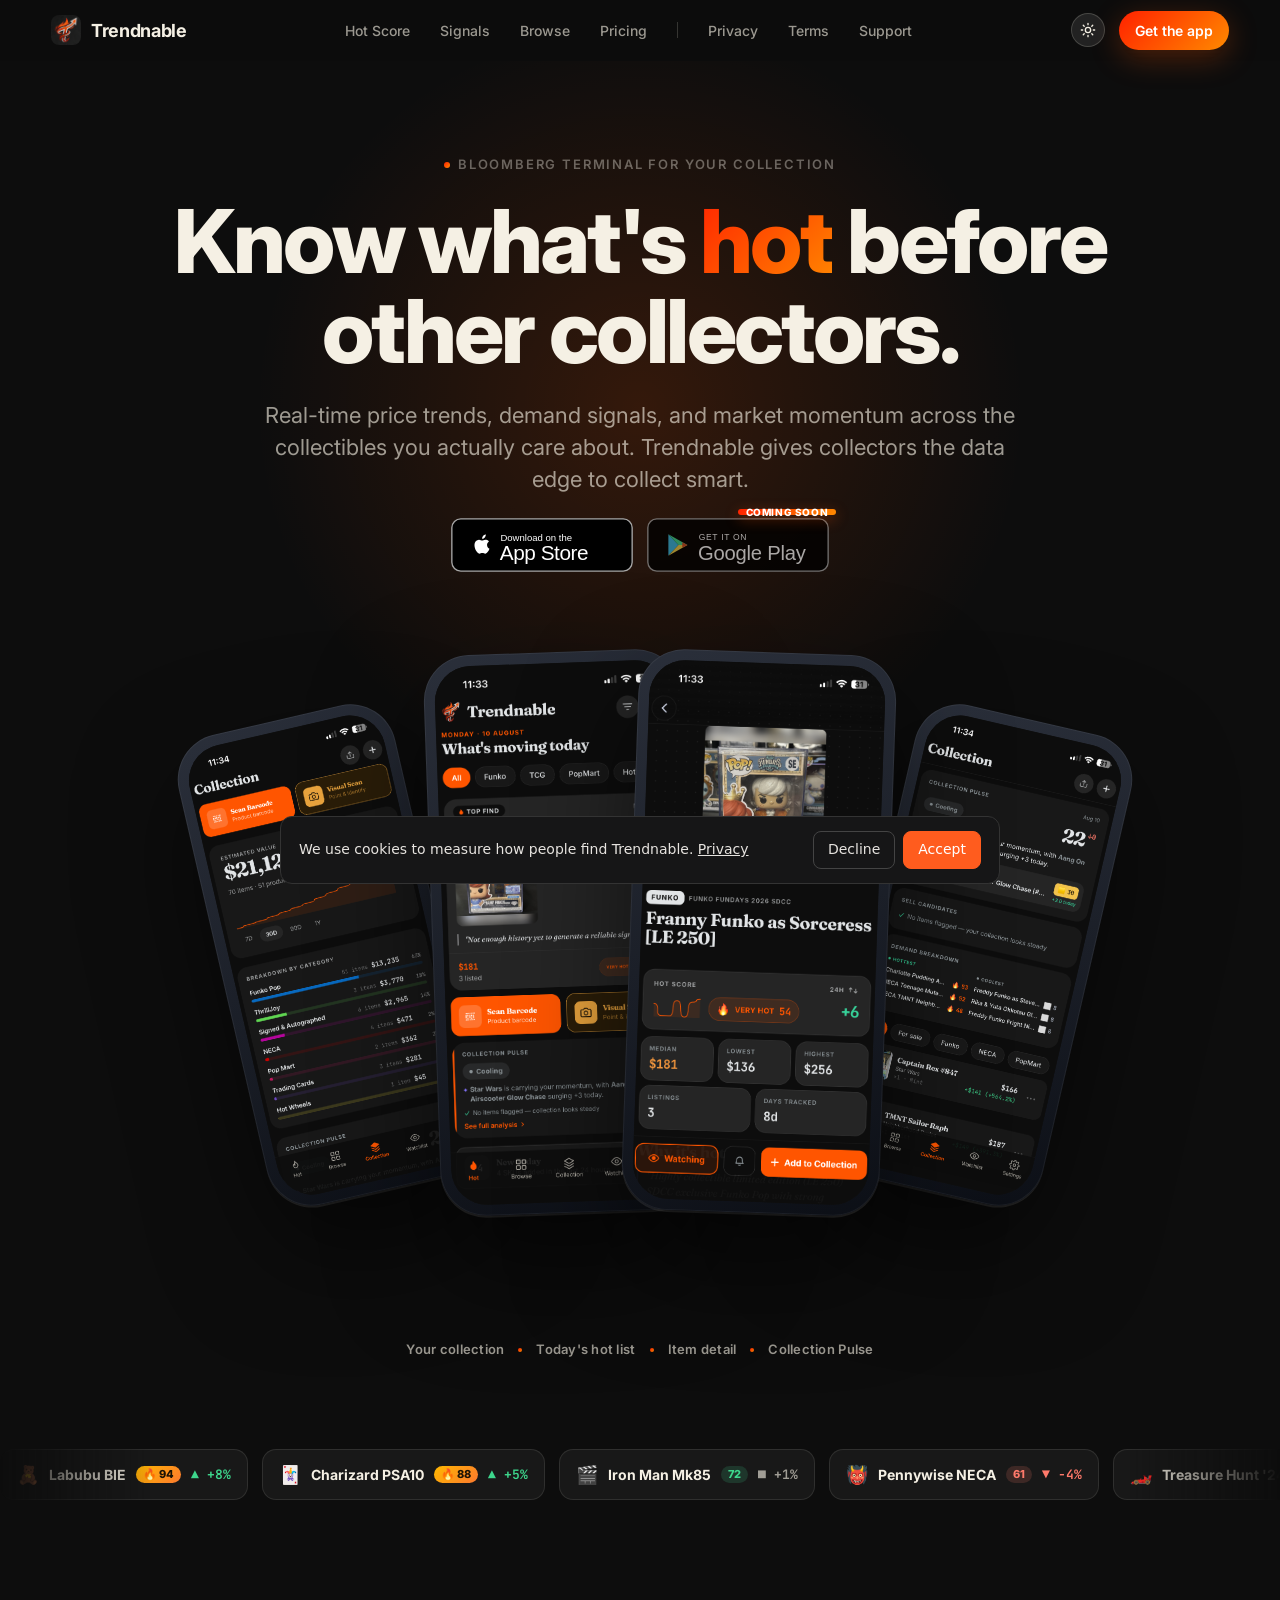
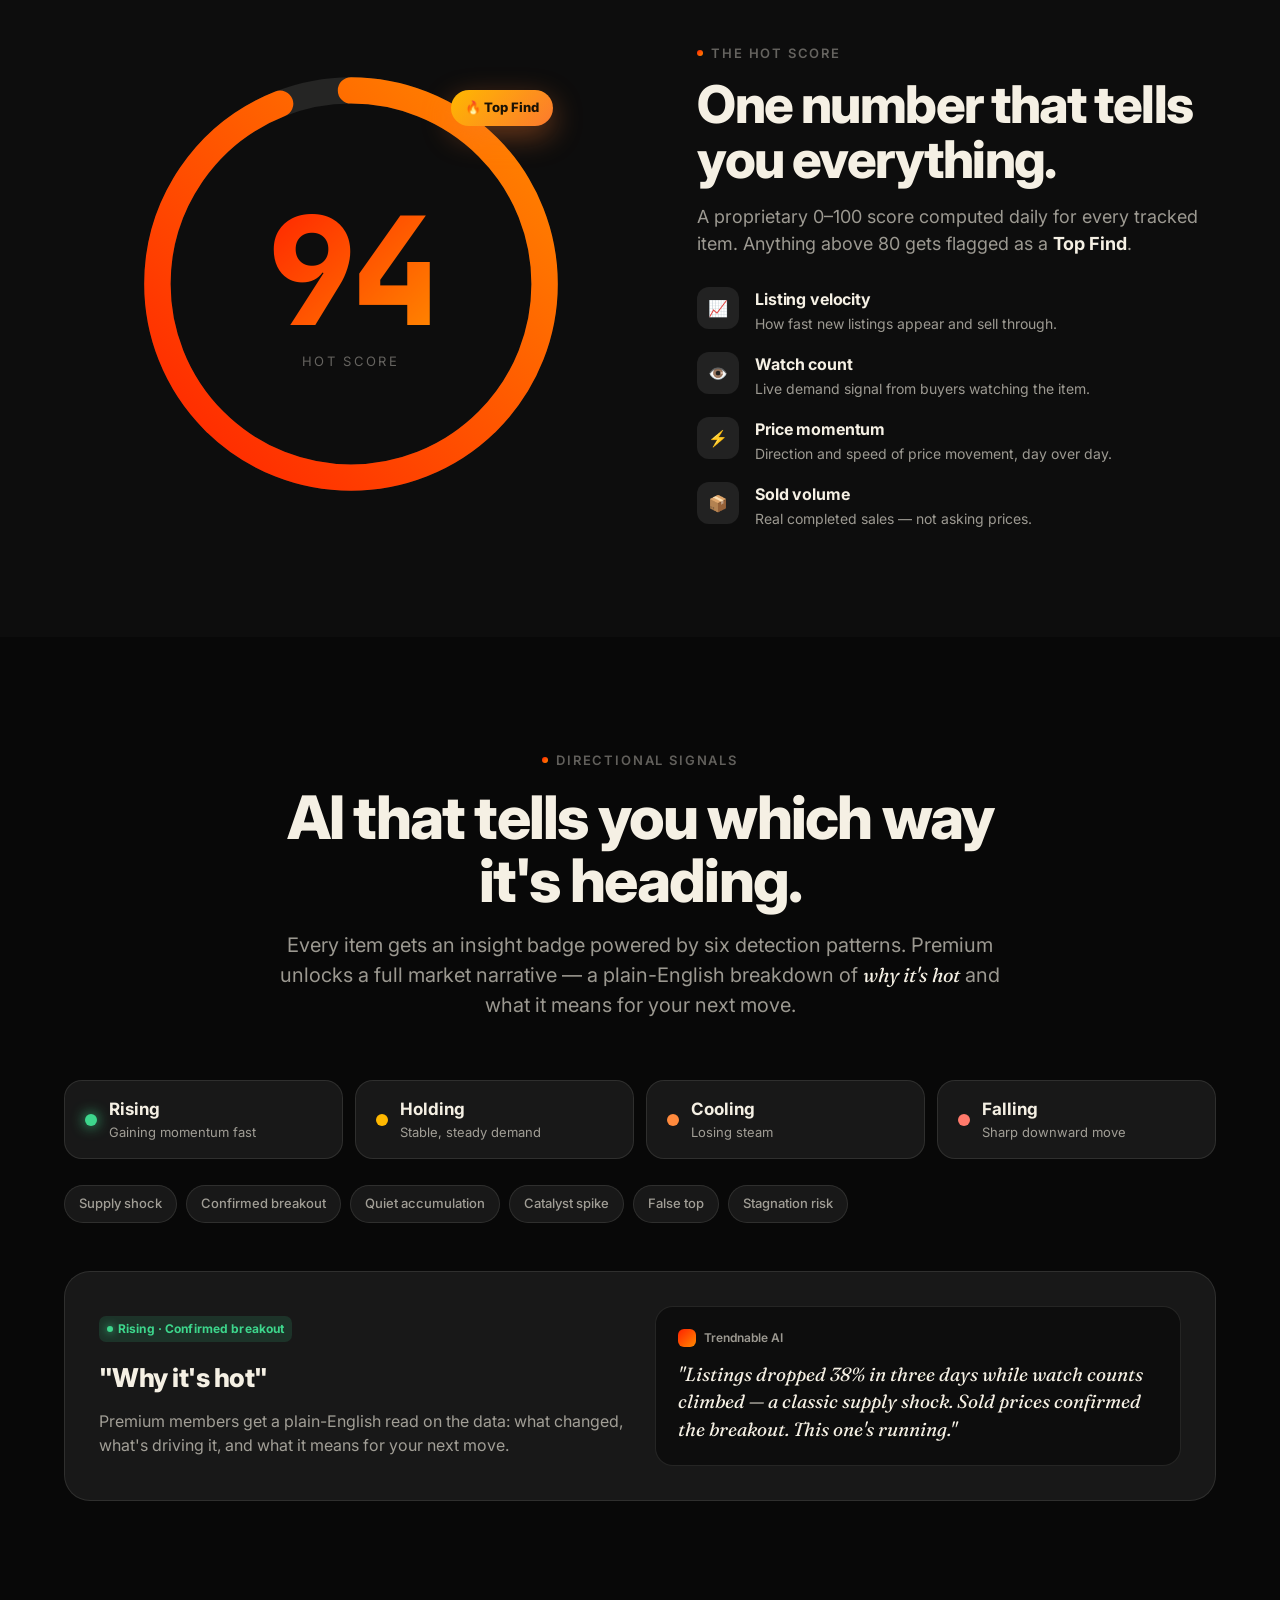
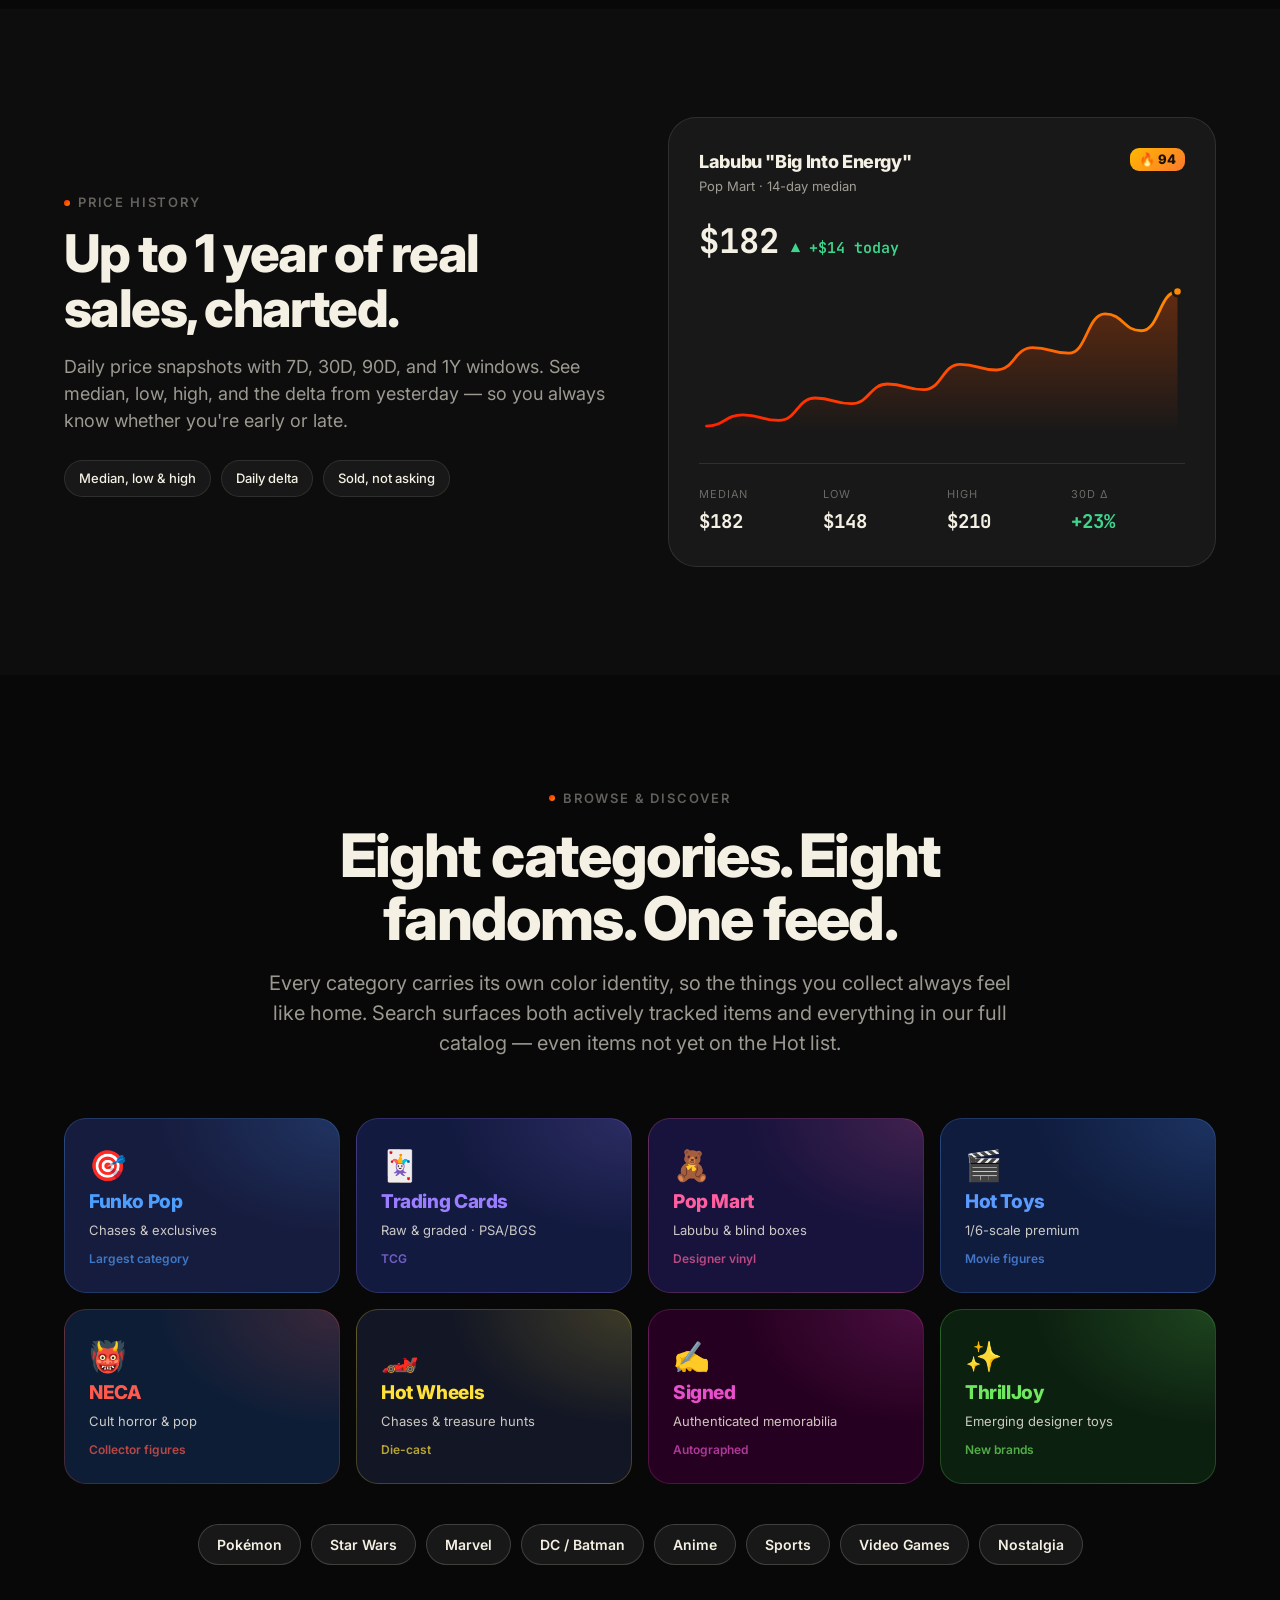
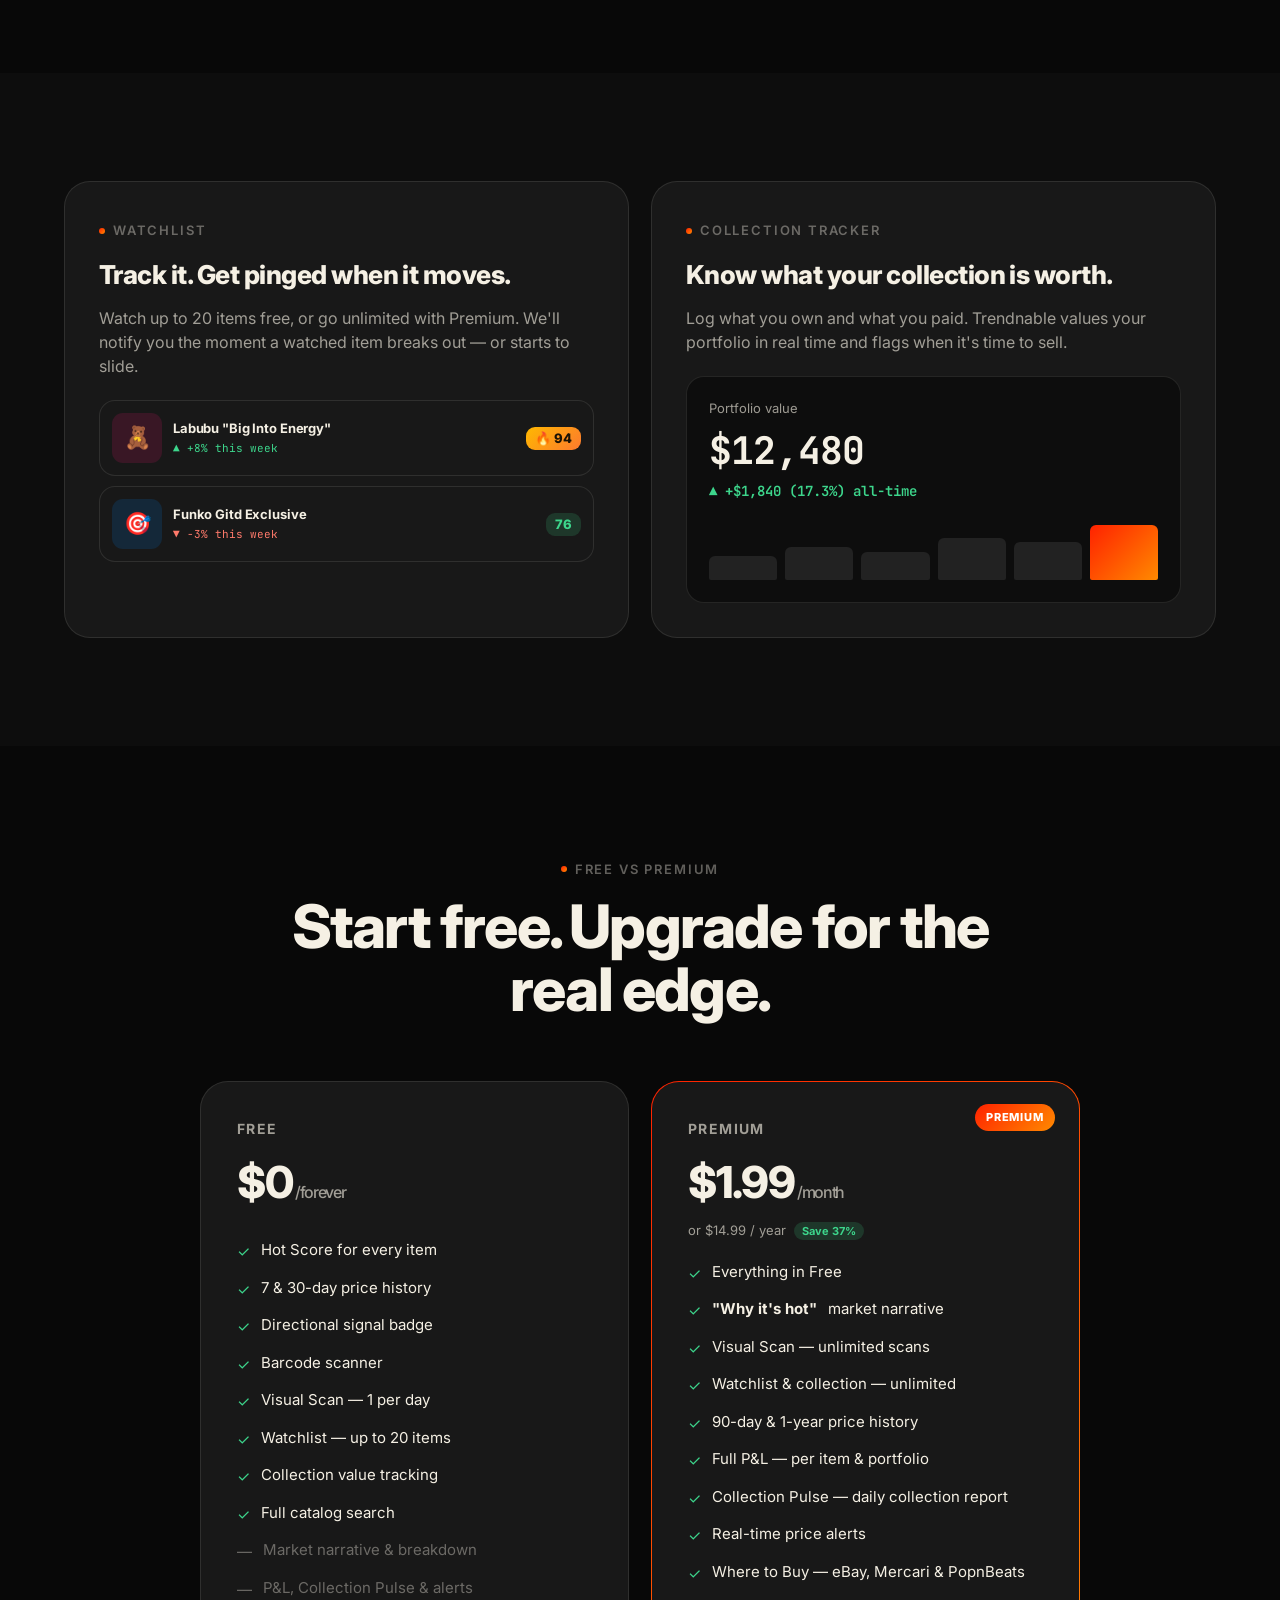
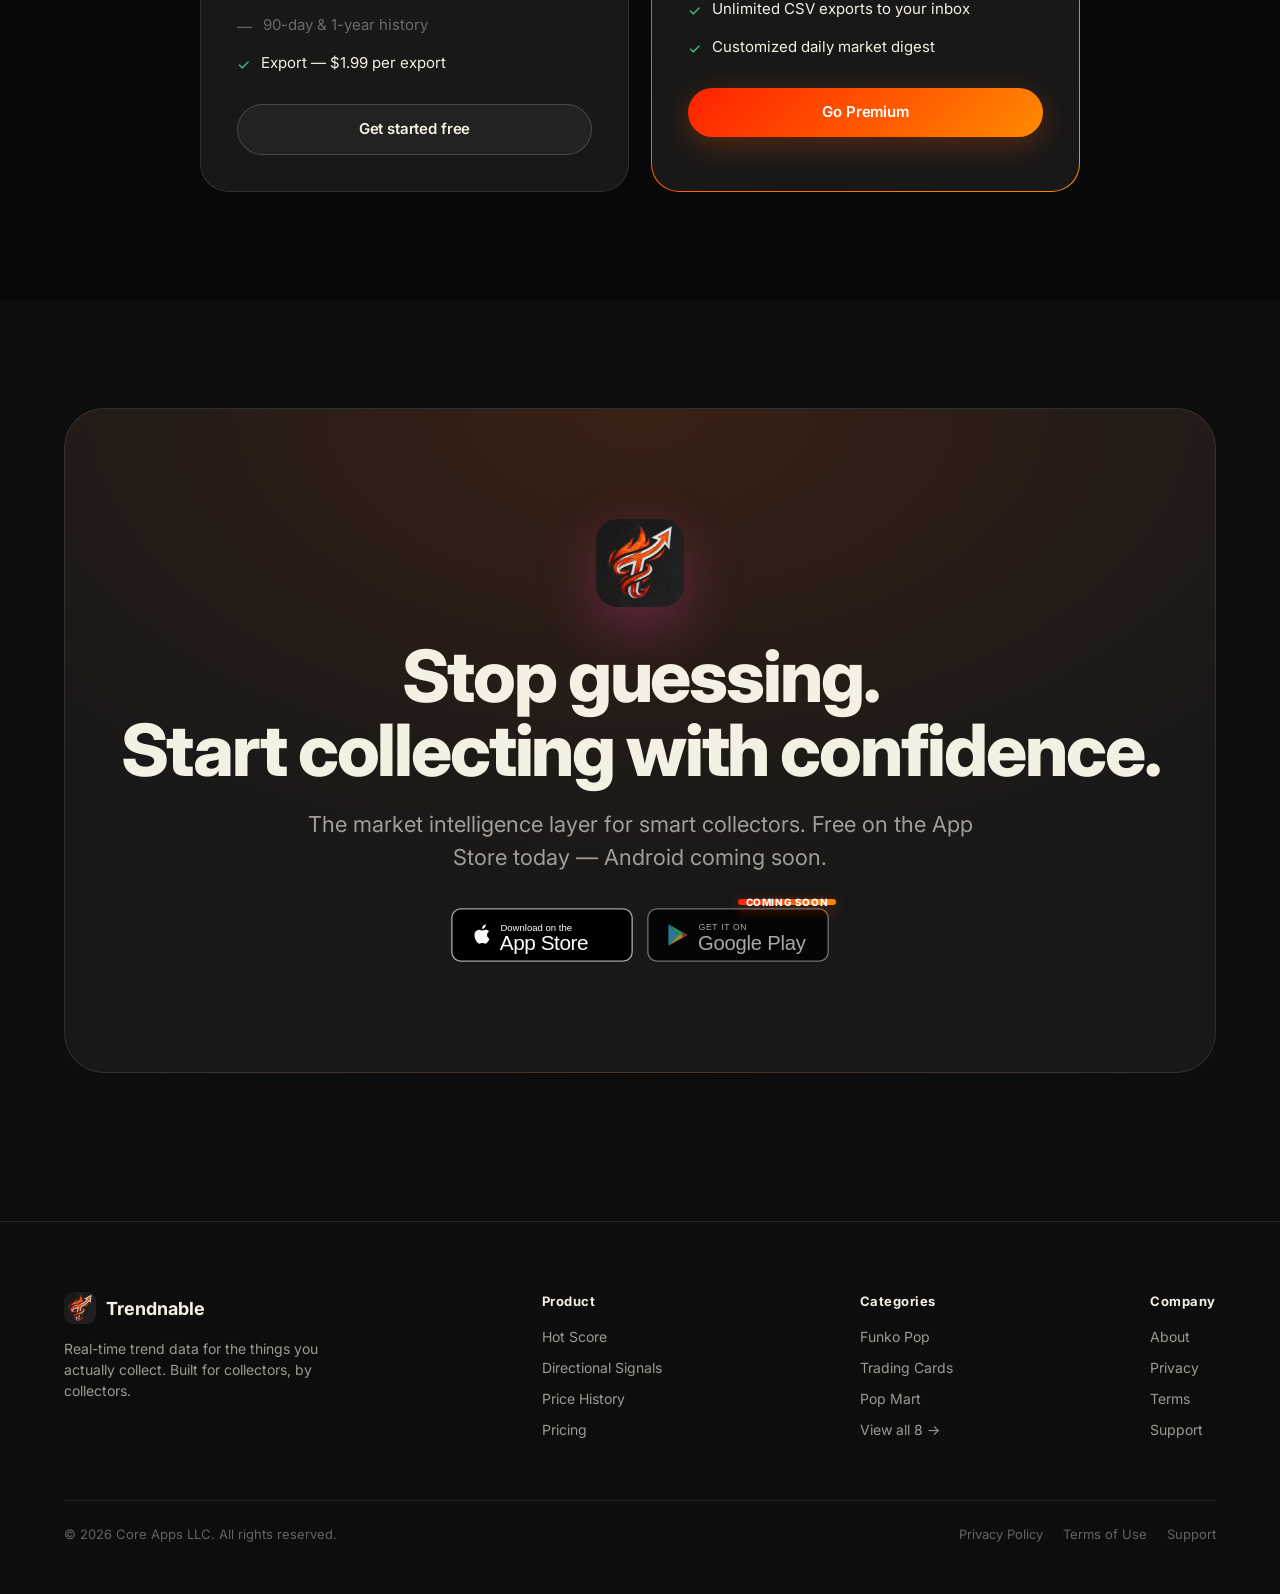
<file: index.html>
<!DOCTYPE html>
<html lang="en" data-theme="dark">
<head>
<meta charset="UTF-8" />
<meta name="viewport" content="width=device-width, initial-scale=1.0" />
<title>Trendnable — Collectibles Price Tracker for Funko Pop, Trading Cards & More</title>
<meta name="description" content="Track real-time prices for Funko Pop, Trading Cards, Pop Mart & more. Hot Scores, AI signals, price history & alerts — the data edge for serious collectors. Free on iOS." />
<link rel="canonical" href="https://trendnable.app/" />
<meta name="robots" content="index, follow, max-snippet:-1, max-image-preview:large, max-video-preview:-1" />
<meta name="theme-color" content="#FF5500" />
<link rel="icon" href="assets/trendnable-logo.png" />
<link rel="apple-touch-icon" href="assets/trendnable-logo.png" />
<meta property="og:type" content="website" />
<meta property="og:url" content="https://trendnable.app/" />
<meta property="og:title" content="Trendnable — Collectibles Price Tracker for Funko Pop & Trading Cards" />
<meta property="og:description" content="Track real-time prices for Funko Pop, Trading Cards, Pop Mart & more. Hot Scores, AI signals, and price history — the data edge for serious collectors." />
<meta property="og:image" content="https://trendnable.app/assets/trendnable-logo.png" />
<meta name="twitter:card" content="summary_large_image" />
<meta name="twitter:title" content="Trendnable — Collectibles Price Tracker for Funko Pop & Trading Cards" />
<meta name="twitter:description" content="Track real-time prices for Funko Pop, Trading Cards, Pop Mart & more. Hot Scores, AI signals, and price history — the data edge for serious collectors." />
<meta name="twitter:image" content="https://trendnable.app/assets/trendnable-logo.png" />
<link rel="preconnect" href="https://fonts.googleapis.com" />
<link rel="preconnect" href="https://fonts.gstatic.com" crossorigin />
<link href="https://fonts.googleapis.com/css2?family=Inter:wght@400;500;600;700;800;900&family=Fraunces:ital,opsz,wght@1,9..144,400;1,9..144,500;1,9..144,600&family=JetBrains+Mono:wght@400;500;600;700&display=swap" rel="stylesheet" />
<link rel="stylesheet" href="styles.css" />
<!-- Google tag (gtag.js) -->
<script async src="https://www.googletagmanager.com/gtag/js?id=G-7GNBG8F42K"></script>
<script>
  window.dataLayer = window.dataLayer || [];
  function gtag(){dataLayer.push(arguments);}
  gtag('js', new Date());

  gtag('config', 'G-7GNBG8F42K');
</script>
<script>
(function () {
  var PIXEL_ID = '1803693433972097';
  var KEY = 'tn_cookie_consent'; // 'granted' | 'denied'

  function loadPixel() {
    if (window.fbq) return;
    !function(f,b,e,v,n,t,s){if(f.fbq)return;n=f.fbq=function(){n.callMethod?
    n.callMethod.apply(n,arguments):n.queue.push(arguments)};if(!f._fbq)f._fbq=n;
    n.push=n;n.loaded=!0;n.version='2.0';n.queue=[];t=b.createElement(e);t.async=!0;
    t.src=v;s=b.getElementsByTagName(e)[0];s.parentNode.insertBefore(t,s)}(window,
    document,'script','https://connect.facebook.net/en_US/fbevents.js');
    fbq('init', PIXEL_ID);
    fbq('track', 'PageView');
  }

  // Apple App Analytics campaign tokens. Only appended when the visitor arrived
  // from a Meta ad (utm_source=meta), so organic installs stay untagged.
  var APPLE_PT = '101830132';
  var CT_KEY = 'tn_apple_ct';

  function rememberCampaign() {
    var q = new URLSearchParams(location.search);
    if (q.get('utm_source') === 'meta') {
      sessionStorage.setItem(CT_KEY, 'meta_' + (q.get('utm_campaign') || 'unknown'));
    }
  }

  function fixStoreLinks() {
    var ct = sessionStorage.getItem(CT_KEY);
    var links = document.querySelectorAll('a[href*="apps.apple.com"]');
    for (var i = 0; i < links.length; i++) {
      var a = links[i];
      a.href = a.href.replace('apps.apple.com/es/', 'apps.apple.com/us/');
      if (ct && a.href.indexOf('pt=') === -1) {
        var u = new URL(a.href);
        u.searchParams.set('pt', APPLE_PT);
        u.searchParams.set('ct', ct.slice(0, 40));
        u.searchParams.set('mt', '8');
        a.href = u.toString();
      }
    }
  }

  function trackStoreClicks() {
    document.addEventListener('click', function (e) {
      var a = e.target.closest && e.target.closest('a[href*="apps.apple.com"]');
      if (!a) return;
      if (window.fbq) fbq('trackCustom', 'AppStoreClick', { location: a.className || 'link' });
      if (window.gtag) gtag('event', 'app_store_click', { link_class: a.className || 'link' });
    }, true);
  }

  function showBanner() {
    var el = document.createElement('div');
    el.id = 'tn-cookie-banner';
    el.setAttribute('role', 'dialog');
    el.setAttribute('aria-label', 'Cookie notice');
    el.innerHTML =
      '<span>We use cookies to measure how people find Trendnable. ' +
      '<a href="/privacy" style="color:inherit;text-decoration:underline">Privacy</a></span>' +
      '<span><button type="button" data-consent="denied">Decline</button>' +
      '<button type="button" data-consent="granted">Accept</button></span>';
    var css = document.createElement('style');
    css.textContent =
      '#tn-cookie-banner{position:fixed;left:16px;right:16px;bottom:16px;z-index:9999;' +
      'display:flex;gap:16px;justify-content:space-between;align-items:center;flex-wrap:wrap;' +
      'background:#161617;color:#e6e3df;border:1px solid #333;border-radius:12px;padding:14px 18px;' +
      'font:14px/1.4 system-ui,sans-serif;max-width:720px;margin:0 auto}' +
      '#tn-cookie-banner button{margin-left:8px;padding:8px 14px;border-radius:8px;border:1px solid #444;' +
      'background:transparent;color:#e6e3df;cursor:pointer;font:inherit}' +
      '#tn-cookie-banner button[data-consent=granted]{background:#ff5c1e;border-color:#ff5c1e;color:#fff}';
    document.head.appendChild(css);
    document.body.appendChild(el);
    el.addEventListener('click', function (e) {
      var b = e.target.closest('button[data-consent]');
      if (!b) return;
      localStorage.setItem(KEY, b.getAttribute('data-consent'));
      el.remove();
      if (b.getAttribute('data-consent') === 'granted') loadPixel();
    });
  }

  function init() {
    rememberCampaign();
    fixStoreLinks();
    trackStoreClicks();
    var consent = localStorage.getItem(KEY);
    if (consent === 'granted') loadPixel();
    else if (consent !== 'denied') showBanner();
  }

  if (document.readyState === 'loading') document.addEventListener('DOMContentLoaded', init);
  else init();
})();
</script>
<noscript><img height="1" width="1" style="display:none"
  src="https://www.facebook.com/tr?id=1803693433972097&ev=PageView&noscript=1"/></noscript>
<script type="application/ld+json">
[
  {
    "@context": "https://schema.org",
    "@type": "SoftwareApplication",
    "name": "Trendnable",
    "applicationCategory": "UtilitiesApplication",
    "operatingSystem": "iOS",
    "url": "https://trendnable.app",
    "logo": "https://trendnable.app/assets/trendnable-logo.png",
    "description": "Market intelligence for collectors. Real-time Hot Scores, directional signals, and price history for Funko Pop, Trading Cards, Pop Mart, Hot Toys, NECA, Hot Wheels, and more.",
    "screenshot": "https://trendnable.app/assets/screens/hot.png",
    "downloadUrl": "https://apps.apple.com/us/app/trendnable/id6770157811",
    "offers": [
      {
        "@type": "Offer",
        "name": "Free",
        "price": "0",
        "priceCurrency": "USD"
      },
      {
        "@type": "Offer",
        "name": "Premium Monthly",
        "price": "1.99",
        "priceCurrency": "USD",
        "priceSpecification": {
          "@type": "UnitPriceSpecification",
          "price": "1.99",
          "priceCurrency": "USD",
          "billingDuration": "P1M"
        }
      },
      {
        "@type": "Offer",
        "name": "Premium Annual",
        "price": "14.99",
        "priceCurrency": "USD",
        "priceSpecification": {
          "@type": "UnitPriceSpecification",
          "price": "14.99",
          "priceCurrency": "USD",
          "billingDuration": "P1Y"
        }
      }
    ],
    "publisher": {
      "@type": "Organization",
      "name": "Core Apps LLC",
      "url": "http://thecoreapps.com/",
      "logo": "https://trendnable.app/assets/trendnable-logo.png",
      "contactPoint": {
        "@type": "ContactPoint",
        "email": "contact@trendnable.app",
        "contactType": "customer support"
      }
    }
  },
  {
    "@context": "https://schema.org",
    "@type": "FAQPage",
    "mainEntity": [
      {
        "@type": "Question",
        "name": "What is the Hot Score?",
        "acceptedAnswer": {
          "@type": "Answer",
          "text": "The Hot Score is a proprietary 0–100 score computed daily for every tracked collectible. It measures listing velocity, buyer watch count, price momentum, and sold volume. Items scoring above 80 are flagged as Top Finds."
        }
      },
      {
        "@type": "Question",
        "name": "What collectible categories does Trendnable cover?",
        "acceptedAnswer": {
          "@type": "Answer",
          "text": "Trendnable tracks eight categories: Funko Pop, Trading Cards, Pop Mart (Labubu & blind boxes), Hot Toys, NECA, Hot Wheels, Signed memorabilia, and ThrillJoy designer toys."
        }
      },
      {
        "@type": "Question",
        "name": "Is Trendnable free?",
        "acceptedAnswer": {
          "@type": "Answer",
          "text": "Yes. Trendnable is free to download on the App Store and includes Hot Scores, 7 and 30-day price history, directional signals, a barcode scanner, and a watchlist for up to 20 items. Free users can also purchase a one-time collection export for $1.99. Premium unlocks unlimited watchlist, AI narration, 90-day and 1-year charts, P&L tracking, price alerts, Visual Scan, unlimited collection exports, and more for $1.99/month or $14.99/year."
        }
      },
      {
        "@type": "Question",
        "name": "Where does Trendnable's price data come from?",
        "acceptedAnswer": {
          "@type": "Answer",
          "text": "Trendnable's price data is derived from publicly available eBay completed sales — real sold prices, not asking prices. Data is updated daily."
        }
      }
    ]
  }
]
</script>
</head>
<body>

<!-- ============ NAV ============ -->
<nav class="nav" id="nav">
  <div class="nav-inner">
    <a class="nav-brand" href="/">
      <img src="assets/trendnable-logo.png" alt="Trendnable" />
      <span class="name">Trendnable</span>
    </a>
    <div class="nav-links">
      <a href="#hotscore">Hot Score</a>
      <a href="#signals">Signals</a>
      <a href="#browse">Browse</a>
      <a href="#pricing">Pricing</a>
      <span class="sep"></span>
      <a href="/privacy">Privacy</a>
      <a href="/terms">Terms</a>
      <a href="/support">Support</a>
    </div>
    <div class="nav-right">
      <button class="theme-toggle" id="themeToggle" aria-label="Toggle theme">
        <svg id="themeIcon" width="16" height="16" viewBox="0 0 24 24" fill="none" stroke="currentColor" stroke-width="2" stroke-linecap="round" stroke-linejoin="round"><circle cx="12" cy="12" r="4"></circle><path d="M12 2v2M12 20v2M4.9 4.9l1.4 1.4M17.7 17.7l1.4 1.4M2 12h2M20 12h2M4.9 19.1l1.4-1.4M17.7 6.3l1.4-1.4"></path></svg>
      </button>
      <a href="https://apps.apple.com/us/app/trendnable/id6770157811" class="btn btn-primary btn-sm" target="_blank" rel="noopener">Get the app</a>
    </div>
  </div>
</nav>

<span id="top"></span>

<!-- ============ HERO ============ -->
<header class="hero">
  <div class="hero-glow"></div>
  <div class="hero-inner wrap">
    <div class="reveal in">
      <span class="eyebrow"><span class="dot"></span>Bloomberg Terminal for your collection</span>
    </div>
    <h1 class="reveal in d1" id="heroHeadline">Know what's <span class="grad-text">hot</span> before other collectors.</h1>
    <p class="sub reveal in d2">Real-time price trends, demand signals, and market momentum across the collectibles you actually care about. Trendnable gives collectors the data edge to collect smart.</p>
    <div class="store-badges reveal in d3">
      <a href="https://apps.apple.com/us/app/trendnable/id6770157811" class="store-img" aria-label="Download on the App Store" target="_blank" rel="noopener">
        <img src="assets/app-store-badge.svg" alt="Download on the App Store" />
      </a>
      <span class="store-img soon" aria-label="Android coming soon to Google Play">
        <span class="soon-tag">Coming soon</span>
        <img src="assets/google-play-badge.svg" alt="Get it on Google Play — coming soon" />
      </span>
    </div>
  </div>

  <!-- Hero device fan (real app screenshots) -->
  <div class="reveal in d3">
    <div class="hero-fan">
      <div class="phone p1">
        <div class="phone-screen"><img class="real-shot" src="assets/screens/trendnable_collection.PNG" alt="Trendnable — track your collection value" /></div>
      </div>
      <div class="phone p2">
        <div class="phone-screen"><img class="real-shot" src="assets/screens/trendnable_home.PNG" alt="Trendnable — today's hot list" /></div>
      </div>
      <div class="phone p3">
        <div class="phone-screen"><img class="real-shot" src="assets/screens/trendnable_sku.PNG" alt="Trendnable — item detail and price history" /></div>
      </div>
      <div class="phone p4">
        <div class="phone-screen"><img class="real-shot" src="assets/screens/trendnable_pulse.PNG" alt="Trendnable — collection pulse AI insights" /></div>
      </div>
    </div>
    <div class="hero-fan-cap">
      <span>Your collection</span>
      <span class="dotcap"></span>
      <span>Today's hot list</span>
      <span class="dotcap"></span>
      <span>Item detail</span>
      <span class="dotcap"></span>
      <span>Collection Pulse</span>
    </div>
  </div>
</header>

<!-- ============ MARQUEE / TICKER ============ -->
<section class="section-pad" style="padding-top: 30px; padding-bottom: 30px;">
  <div style="overflow: hidden; -webkit-mask-image: linear-gradient(90deg, transparent, #000 12%, #000 88%, transparent); mask-image: linear-gradient(90deg, transparent, #000 12%, #000 88%, transparent);">
    <div class="ticker-track" id="ticker" style="display: flex; gap: 14px; width: max-content;"></div>
  </div>
</section>

<!-- ============ HOT SCORE ============ -->
<section class="section-pad" id="hotscore">
  <div class="wrap">
    <div class="hotscore-grid">
      <div class="reveal">
        <div class="bigscore">
          <svg class="ring" viewBox="0 0 200 200" id="scoreRing">
            <defs>
              <linearGradient id="scoreGrad" x1="0" y1="0" x2="1" y2="1">
                <stop offset="0%" stop-color="#FF2200"/><stop offset="50%" stop-color="#FF5500"/><stop offset="100%" stop-color="#FF8A00"/>
              </linearGradient>
            </defs>
            <circle cx="100" cy="100" r="88" fill="none" stroke="var(--hairline)" stroke-width="12"/>
            <circle id="scoreArc" cx="100" cy="100" r="88" fill="none" stroke="url(#scoreGrad)" stroke-width="12" stroke-linecap="round" transform="rotate(-90 100 100)" stroke-dasharray="552.9" stroke-dashoffset="552.9"/>
          </svg>
          <div style="text-align:center;">
            <div class="num mono grad-text" id="scoreNum">0</div>
            <div class="lbl">Hot Score</div>
          </div>
          <div class="flame-tag">🔥 Top Find</div>
        </div>
      </div>
      <div>
        <span class="eyebrow reveal"><span class="dot"></span>The Hot Score</span>
        <h2 class="reveal d1" style="font-size: clamp(30px,4.4vw,52px); font-weight:800; letter-spacing:-0.03em; line-height:1.06; margin-top:14px;">One number that tells you everything.</h2>
        <p class="reveal d1" style="color:var(--muted); font-size:18px; margin-top:16px; line-height:1.5;">A proprietary 0–100 score computed daily for every tracked item. Anything above 80 gets flagged as a <strong style="color:var(--text)">Top Find</strong>.</p>
        <div class="factor-list">
          <div class="factor reveal d1"><div class="fi">📈</div><div><div class="ft">Listing velocity</div><div class="fd">How fast new listings appear and sell through.</div></div></div>
          <div class="factor reveal d2"><div class="fi">👁️</div><div><div class="ft">Watch count</div><div class="fd">Live demand signal from buyers watching the item.</div></div></div>
          <div class="factor reveal d2"><div class="fi">⚡</div><div><div class="ft">Price momentum</div><div class="fd">Direction and speed of price movement, day over day.</div></div></div>
          <div class="factor reveal d3"><div class="fi">📦</div><div><div class="ft">Sold volume</div><div class="fd">Real completed sales — not asking prices.</div></div></div>
        </div>
      </div>
    </div>
  </div>
</section>

<!-- ============ SIGNALS ============ -->
<section class="section-pad" id="signals" style="background: var(--bg-deep);">
  <div class="wrap">
    <div class="section-head">
      <span class="eyebrow reveal"><span class="dot"></span>Directional Signals</span>
      <h2 class="reveal d1">AI that tells you which way it's heading.</h2>
      <p class="reveal d1">Every item gets an insight badge powered by six detection patterns. Premium unlocks a full market narrative — a plain-English breakdown of <em class="serif" style="color:var(--text)">why it's hot</em> and what it means for your next move.</p>
    </div>

    <div class="sig-row reveal d1">
      <div class="sig-big"><span class="led" style="background:var(--pos); box-shadow:0 0 14px var(--pos);"></span><div><div class="st">Rising</div><div class="sd">Gaining momentum fast</div></div></div>
      <div class="sig-big"><span class="led" style="background:#FFB800;"></span><div><div class="st">Holding</div><div class="sd">Stable, steady demand</div></div></div>
      <div class="sig-big"><span class="led" style="background:var(--price);"></span><div><div class="st">Cooling</div><div class="sd">Losing steam</div></div></div>
      <div class="sig-big"><span class="led" style="background:var(--neg);"></span><div><div class="st">Falling</div><div class="sd">Sharp downward move</div></div></div>
    </div>

    <div class="patterns reveal d2">
      <span class="pattern-chip">Supply shock</span>
      <span class="pattern-chip">Confirmed breakout</span>
      <span class="pattern-chip">Quiet accumulation</span>
      <span class="pattern-chip">Catalyst spike</span>
      <span class="pattern-chip">False top</span>
      <span class="pattern-chip">Stagnation risk</span>
    </div>

    <div class="feature-grid" style="margin-top:48px;">
      <div class="fcard span2 reveal" style="display:grid; grid-template-columns: 1fr 1fr; gap:30px; align-items:center;">
        <div>
          <span class="sig rising" style="font-size:12px;"><span class="led"></span>Rising · Confirmed breakout</span>
          <h3 style="margin-top:16px;">"Why it's hot"</h3>
          <p>Premium members get a plain-English read on the data: what changed, what's driving it, and what it means for your next move.</p>
        </div>
        <div style="background:var(--bg); border:1px solid var(--hairline); border-radius:18px; padding:22px;">
          <div style="display:flex; gap:8px; align-items:center; color:var(--muted); font-size:12px; font-weight:600;"><span style="width:18px;height:18px;border-radius:6px;background:var(--grad);display:inline-block;"></span>Trendnable AI</div>
          <p class="serif" style="font-size:19px; line-height:1.45; margin-top:14px; color:var(--text);">"Listings dropped 38% in three days while watch counts climbed — a classic supply shock. Sold prices confirmed the breakout. This one's running."</p>
        </div>
      </div>
    </div>
  </div>
</section>

<!-- ============ PRICE HISTORY ============ -->
<section class="section-pad" id="prices">
  <div class="wrap">
    <div class="price-grid">
      <div>
        <span class="eyebrow reveal"><span class="dot"></span>Price History</span>
        <h2 class="reveal d1" style="font-size: clamp(30px,4.4vw,52px); font-weight:800; letter-spacing:-0.03em; line-height:1.06; margin-top:14px;">Up to 1 year of real sales, charted.</h2>
        <p class="reveal d1" style="color:var(--muted); font-size:18px; margin-top:16px; line-height:1.5;">Daily price snapshots with 7D, 30D, 90D, and 1Y windows. See median, low, high, and the delta from yesterday — so you always know whether you're early or late.</p>
        <div class="reveal d2" style="margin-top:26px; display:flex; gap:10px; flex-wrap:wrap;">
          <span class="pattern-chip" style="color:var(--text);">Median, low &amp; high</span>
          <span class="pattern-chip" style="color:var(--text);">Daily delta</span>
          <span class="pattern-chip" style="color:var(--text);">Sold, not asking</span>
        </div>
      </div>
      <div class="spark-card reveal d1">
        <div class="row">
          <div>
            <div style="font-weight:800; font-size:18px; letter-spacing:-0.02em;">Labubu "Big Into Energy"</div>
            <div style="color:var(--muted); font-size:13px; margin-top:2px;">Pop Mart · 14-day median</div>
          </div>
          <span class="score-pill hot">🔥 94</span>
        </div>
        <div style="margin-top:18px;">
          <span class="mono" style="font-size:34px; font-weight:700;">$182</span>
          <span class="mono" style="color:var(--pos); font-weight:600; font-size:15px; margin-left:8px;">▲ +$14 today</span>
        </div>
        <svg id="sparkSvg" viewBox="0 0 520 160" style="width:100%; height:auto; margin-top:18px; overflow:visible;">
          <defs>
            <linearGradient id="sparkFill" x1="0" y1="0" x2="0" y2="1">
              <stop offset="0%" stop-color="#FF5500" stop-opacity="0.32"/>
              <stop offset="100%" stop-color="#FF5500" stop-opacity="0"/>
            </linearGradient>
            <linearGradient id="sparkLine" x1="0" y1="0" x2="1" y2="0">
              <stop offset="0%" stop-color="#FF2200"/><stop offset="60%" stop-color="#FF5500"/><stop offset="100%" stop-color="#FF8A00"/>
            </linearGradient>
          </defs>
          <path id="sparkArea" fill="url(#sparkFill)" d=""></path>
          <path id="sparkPath" fill="none" stroke="url(#sparkLine)" stroke-width="3" stroke-linecap="round" stroke-linejoin="round" d=""></path>
          <circle id="sparkDot" r="5" fill="#FF8A00" stroke="var(--surface)" stroke-width="3"></circle>
        </svg>
        <div class="spark-stats">
          <div class="stat"><div class="k">Median</div><div class="v mono">$182</div></div>
          <div class="stat"><div class="k">Low</div><div class="v mono">$148</div></div>
          <div class="stat"><div class="k">High</div><div class="v mono">$210</div></div>
          <div class="stat"><div class="k">30d Δ</div><div class="v mono" style="color:var(--pos);">+23%</div></div>
        </div>
      </div>
    </div>
  </div>
</section>

<!-- ============ BROWSE / CATEGORIES ============ -->
<section class="section-pad" id="browse" style="background: var(--bg-deep);">
  <div class="wrap">
    <div class="section-head">
      <span class="eyebrow reveal"><span class="dot"></span>Browse &amp; Discover</span>
      <h2 class="reveal d1">Eight categories. Eight fandoms. One feed.</h2>
      <p class="reveal d1">Every category carries its own color identity, so the things you collect always feel like home. Search surfaces both actively tracked items and everything in our full catalog — even items not yet on the Hot list.</p>
    </div>
    <div class="cat-grid" id="catGrid"></div>
    <div class="fandom-row reveal d2" id="fandomRow"></div>
  </div>
</section>

<!-- ============ WATCHLIST + COLLECTION ============ -->
<section class="section-pad">
  <div class="wrap">
    <div class="feature-grid">
      <div class="fcard reveal">
        <span class="eyebrow"><span class="dot"></span>Watchlist</span>
        <h3 style="margin-top:14px;">Track it. Get pinged when it moves.</h3>
        <p>Watch up to 20 items free, or go unlimited with Premium. We'll notify you the moment a watched item breaks out — or starts to slide.</p>
        <div style="margin-top:22px; display:flex; flex-direction:column; gap:10px;">
          <div class="icard" style="margin:0;">
            <div class="thumb" style="background:rgba(190,24,93,0.2);">🧸</div>
            <div class="meta"><div class="t">Labubu "Big Into Energy"</div><div class="s mono" style="color:var(--pos);">▲ +8% this week</div></div>
            <div class="price-col"><div class="score-pill hot">🔥 94</div></div>
          </div>
          <div class="icard" style="margin:0;">
            <div class="thumb" style="background:rgba(8,105,191,0.2);">🎯</div>
            <div class="meta"><div class="t">Funko Gitd Exclusive</div><div class="s mono" style="color:var(--neg);">▼ −3% this week</div></div>
            <div class="price-col"><div class="score-pill warm">76</div></div>
          </div>
        </div>
      </div>
      <div class="fcard reveal d1">
        <span class="eyebrow"><span class="dot"></span>Collection Tracker</span>
        <h3 style="margin-top:14px;">Know what your collection is worth.</h3>
        <p>Log what you own and what you paid. Trendnable values your portfolio in real time and flags when it's time to sell.</p>
        <div style="margin-top:22px; background:var(--bg); border:1px solid var(--hairline); border-radius:18px; padding:22px;">
          <div style="color:var(--muted); font-size:13px;">Portfolio value</div>
          <div class="mono" style="font-size:38px; font-weight:700; letter-spacing:-0.02em; margin-top:4px;">$12,480</div>
          <div class="mono" style="color:var(--pos); font-weight:600; font-size:14px; margin-top:2px;">▲ +$1,840 (17.3%) all-time</div>
          <div style="margin-top:18px; display:flex; gap:8px; align-items:flex-end; height:60px;">
            <div style="flex:1; background:var(--surface-2); border-radius:6px 6px 2px 2px; height:40%;"></div>
            <div style="flex:1; background:var(--surface-2); border-radius:6px 6px 2px 2px; height:55%;"></div>
            <div style="flex:1; background:var(--surface-2); border-radius:6px 6px 2px 2px; height:48%;"></div>
            <div style="flex:1; background:var(--surface-2); border-radius:6px 6px 2px 2px; height:70%;"></div>
            <div style="flex:1; background:var(--surface-2); border-radius:6px 6px 2px 2px; height:64%;"></div>
            <div style="flex:1; background:var(--grad); border-radius:6px 6px 2px 2px; height:92%;"></div>
          </div>
        </div>
      </div>
    </div>
  </div>
</section>

<!-- ============ PRICING ============ -->
<section class="section-pad" id="pricing" style="background: var(--bg-deep);">
  <div class="wrap">
    <div class="section-head">
      <span class="eyebrow reveal"><span class="dot"></span>Free vs Premium</span>
      <h2 class="reveal d1">Start free. Upgrade for the real edge.</h2>
    </div>
    <div class="price-cards">
      <div class="plan reveal">
        <div class="pname">Free</div>
        <div class="pprice">$0<small> /forever</small></div>
        <ul>
          <li><span class="ck" style="color:var(--pos)">✓</span> Hot Score for every item</li>
          <li><span class="ck" style="color:var(--pos)">✓</span> 7 &amp; 30-day price history</li>
          <li><span class="ck" style="color:var(--pos)">✓</span> Directional signal badge</li>
          <li><span class="ck" style="color:var(--pos)">✓</span> Barcode scanner</li>
          <li><span class="ck" style="color:var(--pos)">✓</span> Visual Scan — 1 per day</li>
          <li><span class="ck" style="color:var(--pos)">✓</span> Watchlist — up to 20 items</li>
          <li><span class="ck" style="color:var(--pos)">✓</span> Collection value tracking</li>
          <li><span class="ck" style="color:var(--pos)">✓</span> Full catalog search</li>
          <li class="off"><span class="ck">—</span> Market narrative &amp; breakdown</li>
          <li class="off"><span class="ck">—</span> P&amp;L, Collection Pulse &amp; alerts</li>
          <li class="off"><span class="ck">—</span> 90-day &amp; 1-year history</li>
          <li><span class="ck" style="color:var(--pos)">✓</span> Export — $1.99 per export</li>
        </ul>
        <a href="https://apps.apple.com/us/app/trendnable/id6770157811" class="btn btn-ghost" style="margin-top:28px; width:100%; justify-content:center;" target="_blank" rel="noopener">Get started free</a>
      </div>
      <div class="plan premium reveal d1">
        <div class="badge-prem">Premium</div>
        <div class="pname">Premium</div>
        <div class="pprice">$1.99<small> /month</small></div>
        <div style="font-size:13px; color:var(--muted); margin-top:6px;">or $14.99 / year &nbsp;<span style="background:rgba(61,214,140,0.16); color:var(--pos); font-size:11px; font-weight:700; padding:2px 8px; border-radius:999px;">Save 37%</span></div>
        <ul style="margin-top:20px;">
          <li><span class="ck" style="color:var(--pos)">✓</span> Everything in Free</li>
          <li><span class="ck" style="color:var(--pos)">✓</span> <strong>"Why it's hot"</strong> market narrative</li>
          <li><span class="ck" style="color:var(--pos)">✓</span> Visual Scan — unlimited scans</li>
          <li><span class="ck" style="color:var(--pos)">✓</span> Watchlist &amp; collection — unlimited</li>
          <li><span class="ck" style="color:var(--pos)">✓</span> 90-day &amp; 1-year price history</li>
          <li><span class="ck" style="color:var(--pos)">✓</span> Full P&amp;L — per item &amp; portfolio</li>
          <li><span class="ck" style="color:var(--pos)">✓</span> Collection Pulse — daily collection report</li>
          <li><span class="ck" style="color:var(--pos)">✓</span> Real-time price alerts</li>
          <li><span class="ck" style="color:var(--pos)">✓</span> Where to Buy — eBay, Mercari &amp; PopnBeats</li>
          <li><span class="ck" style="color:var(--pos)">✓</span> Unlimited CSV exports to your inbox</li>
          <li><span class="ck" style="color:var(--pos)">✓</span> Customized daily market digest</li>
        </ul>
        <a href="https://apps.apple.com/us/app/trendnable/id6770157811" class="btn btn-primary" style="margin-top:28px; width:100%; justify-content:center;" target="_blank" rel="noopener">Go Premium</a>
      </div>
    </div>
  </div>
</section>

<!-- ============ FINAL CTA ============ -->
<section class="section-pad" id="download">
  <div class="wrap">
    <div class="finalcta reveal">
      <img src="assets/trendnable-logo.png" alt="" style="width:88px; height:88px; border-radius:22px; box-shadow:0 20px 60px rgba(255,63,164,0.3);" />
      <h2 style="margin-top:26px;">Stop guessing.<br/>Start collecting with confidence.</h2>
      <p>The market intelligence layer for smart collectors. Free on the App Store today — Android coming soon.</p>
      <div class="store-badges" style="margin-top:34px;">
        <a href="https://apps.apple.com/us/app/trendnable/id6770157811" class="store-img" aria-label="Download on the App Store" target="_blank" rel="noopener">
          <img src="assets/app-store-badge.svg" alt="Download on the App Store" />
        </a>
        <span class="store-img soon" aria-label="Android coming soon to Google Play">
          <span class="soon-tag">Coming soon</span>
          <img src="assets/google-play-badge.svg" alt="Get it on Google Play — coming soon" />
        </span>
      </div>
    </div>
  </div>
</section>

<!-- ============ FOOTER ============ -->
<footer>
  <div class="wrap">
    <div class="foot-grid">
      <div class="foot-brand">
        <div class="row"><img src="assets/trendnable-logo.png" alt="Trendnable" /><span style="font-weight:700; font-size:18px;">Trendnable</span></div>
        <p>Real-time trend data for the things you actually collect. Built for collectors, by collectors.</p>
      </div>
      <div class="foot-col">
        <h4>Product</h4>
        <a href="#hotscore">Hot Score</a>
        <a href="#signals">Directional Signals</a>
        <a href="#prices">Price History</a>
        <a href="#pricing">Pricing</a>
      </div>
      <div class="foot-col">
        <h4>Categories</h4>
        <a href="#browse">Funko Pop</a>
        <a href="#browse">Trading Cards</a>
        <a href="#browse">Pop Mart</a>
        <a href="#browse">View all 8 →</a>
      </div>
      <div class="foot-col">
        <h4>Company</h4>
        <a href="#">About</a>
        <a href="/privacy">Privacy</a>
        <a href="/terms">Terms</a>
        <a href="/support">Support</a>
      </div>
    </div>
    <div class="foot-bottom">
      <span>© 2026 <a href="http://thecoreapps.com/" target="_blank" rel="noopener" style="color:inherit; text-decoration:none;">Core Apps LLC</a>. All rights reserved.</span>
      <span style="display:flex; gap:20px; flex-wrap:wrap;"><a href="/privacy" style="color:inherit; text-decoration:none;">Privacy Policy</a><a href="/terms" style="color:inherit; text-decoration:none;">Terms of Use</a><a href="/support" style="color:inherit; text-decoration:none;">Support</a></span>
    </div>
  </div>
</footer>

<script src="app.js"></script>
</body>
</html>
</file>
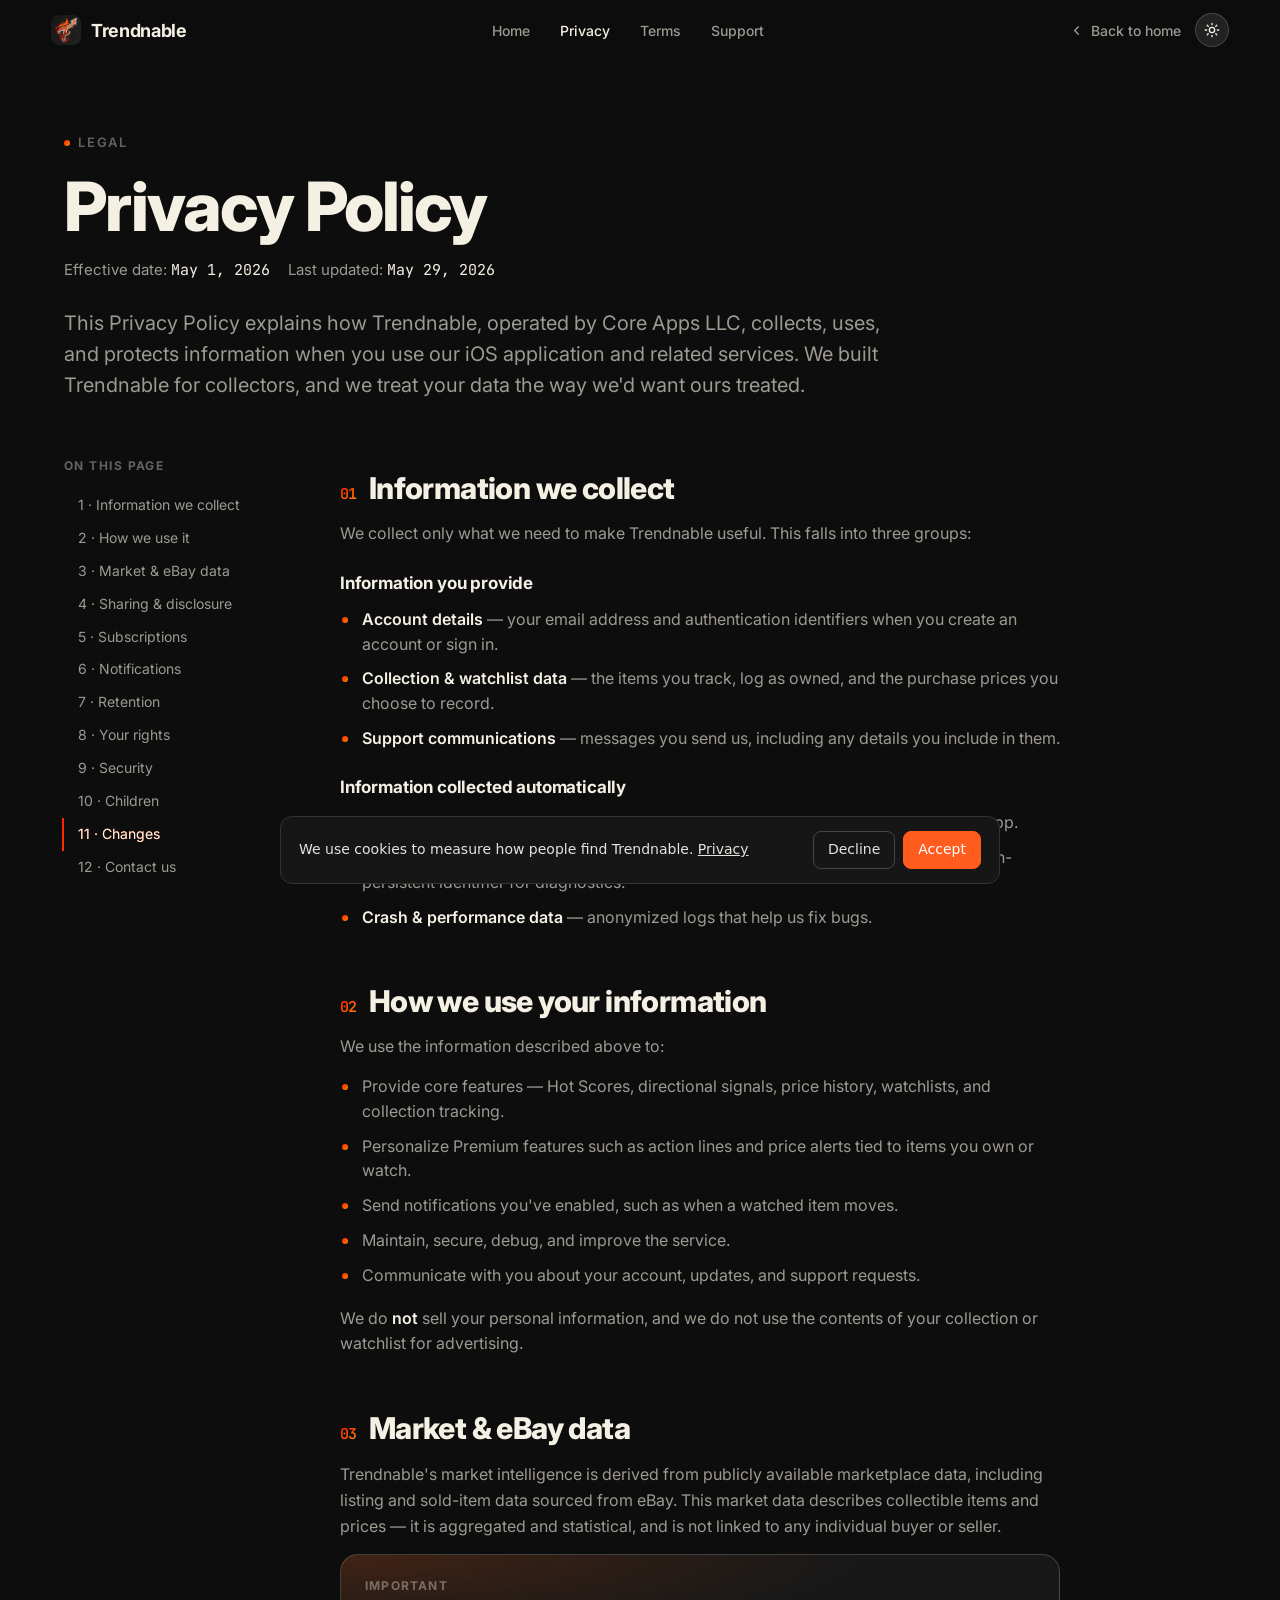
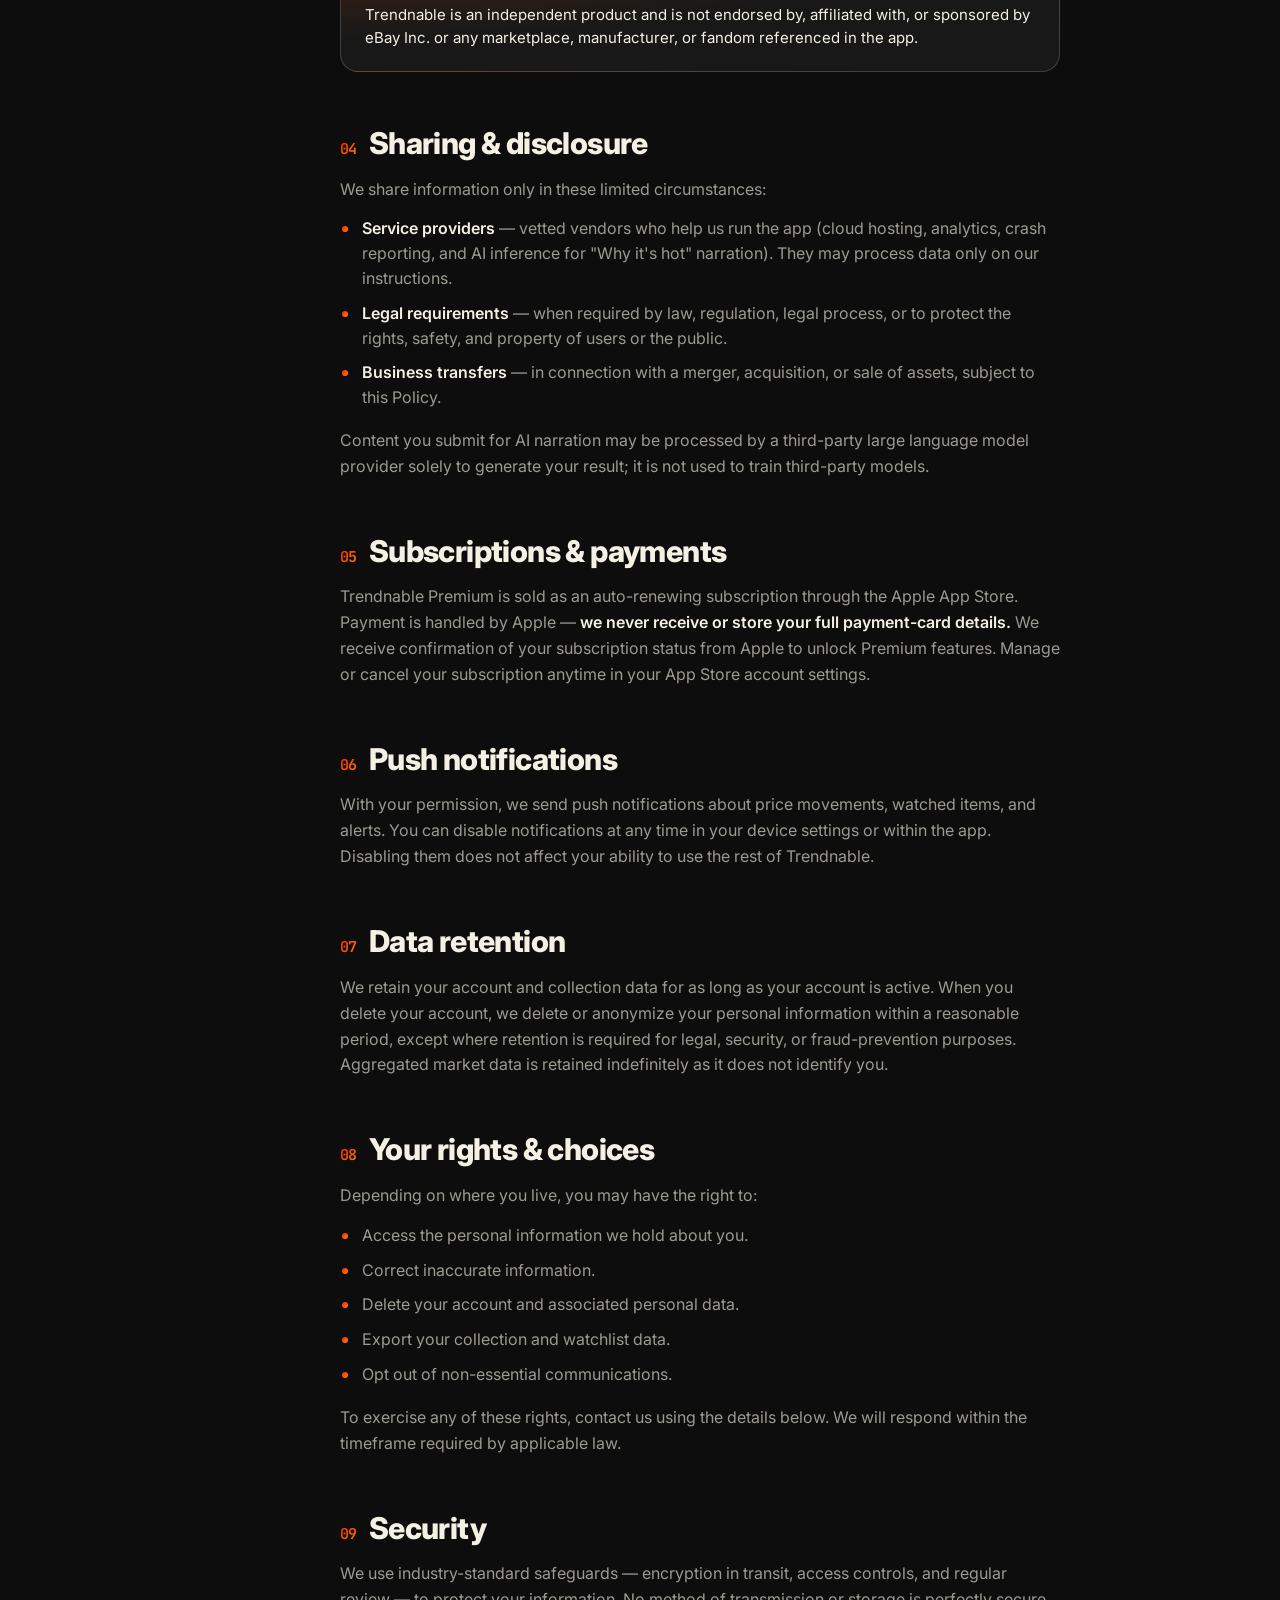
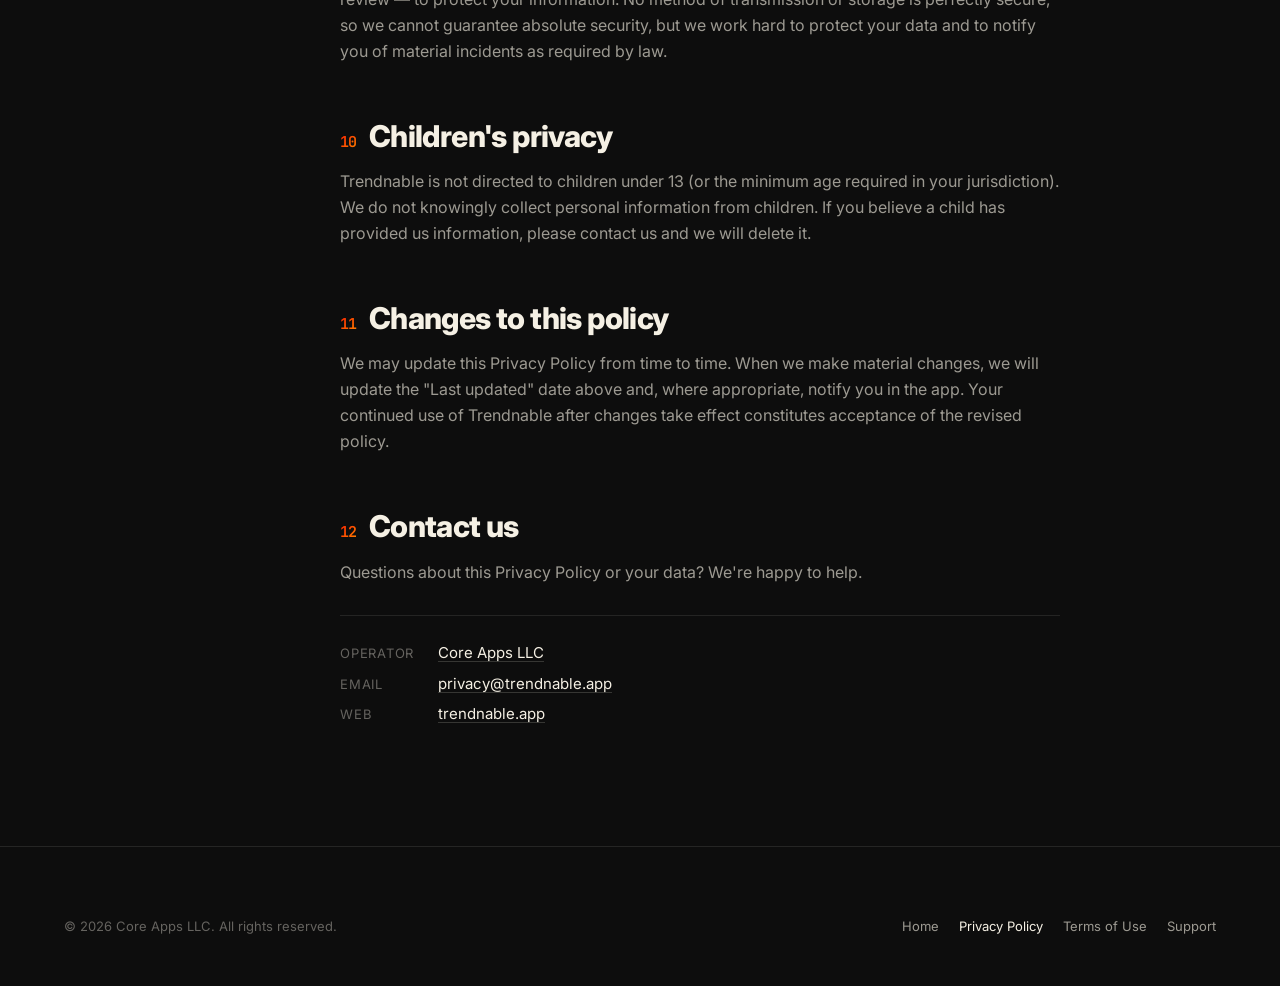
<file: privacy.html>
<!DOCTYPE html>
<html lang="en" data-theme="dark">
<head>
<meta charset="UTF-8" />
<meta name="viewport" content="width=device-width, initial-scale=1.0" />
<title>Privacy Policy — Trendnable Collectibles App</title>
<meta name="description" content="Read Trendnable's privacy policy. Learn how we collect, use, and protect your data in the Trendnable collectibles price tracker app." />
<link rel="canonical" href="https://trendnable.app/privacy" />
<meta name="robots" content="index, follow" />
<link rel="icon" href="assets/trendnable-logo.png" />
<link rel="preconnect" href="https://fonts.googleapis.com" />
<link rel="preconnect" href="https://fonts.gstatic.com" crossorigin />
<link href="https://fonts.googleapis.com/css2?family=Inter:wght@400;500;600;700;800;900&family=Fraunces:ital,opsz,wght@1,9..144,400;1,9..144,500&family=JetBrains+Mono:wght@400;500;600;700&display=swap" rel="stylesheet" />
<link rel="stylesheet" href="styles.css" />
<script>
(function () {
  var PIXEL_ID = '1803693433972097';
  var KEY = 'tn_cookie_consent';

  function loadPixel() {
    if (window.fbq) return;
    !function(f,b,e,v,n,t,s){if(f.fbq)return;n=f.fbq=function(){n.callMethod?
    n.callMethod.apply(n,arguments):n.queue.push(arguments)};if(!f._fbq)f._fbq=n;
    n.push=n;n.loaded=!0;n.version='2.0';n.queue=[];t=b.createElement(e);t.async=!0;
    t.src=v;s=b.getElementsByTagName(e)[0];s.parentNode.insertBefore(t,s)}(window,
    document,'script','https://connect.facebook.net/en_US/fbevents.js');
    fbq('init', PIXEL_ID);
    fbq('track', 'PageView');
  }

  // Apple App Analytics campaign tokens. Only appended when the visitor arrived
  // from a Meta ad (utm_source=meta), so organic installs stay untagged.
  var APPLE_PT = '101830132';
  var CT_KEY = 'tn_apple_ct';

  function rememberCampaign() {
    var q = new URLSearchParams(location.search);
    if (q.get('utm_source') === 'meta') {
      sessionStorage.setItem(CT_KEY, 'meta_' + (q.get('utm_campaign') || 'unknown'));
    }
  }

  function fixStoreLinks() {
    var ct = sessionStorage.getItem(CT_KEY);
    var links = document.querySelectorAll('a[href*="apps.apple.com"]');
    for (var i = 0; i < links.length; i++) {
      var a = links[i];
      a.href = a.href.replace('apps.apple.com/es/', 'apps.apple.com/us/');
      if (ct && a.href.indexOf('pt=') === -1) {
        var u = new URL(a.href);
        u.searchParams.set('pt', APPLE_PT);
        u.searchParams.set('ct', ct.slice(0, 40));
        u.searchParams.set('mt', '8');
        a.href = u.toString();
      }
    }
  }

  function trackStoreClicks() {
    document.addEventListener('click', function (e) {
      var a = e.target.closest && e.target.closest('a[href*="apps.apple.com"]');
      if (!a) return;
      if (window.fbq) fbq('trackCustom', 'AppStoreClick', { location: a.className || 'link' });
      if (window.gtag) gtag('event', 'app_store_click', { link_class: a.className || 'link' });
    }, true);
  }

  function showBanner() {
    var el = document.createElement('div');
    el.id = 'tn-cookie-banner';
    el.setAttribute('role', 'dialog');
    el.setAttribute('aria-label', 'Cookie notice');
    el.innerHTML =
      '<span>We use cookies to measure how people find Trendnable. ' +
      '<a href="/privacy" style="color:inherit;text-decoration:underline">Privacy</a></span>' +
      '<span><button type="button" data-consent="denied">Decline</button>' +
      '<button type="button" data-consent="granted">Accept</button></span>';
    var css = document.createElement('style');
    css.textContent =
      '#tn-cookie-banner{position:fixed;left:16px;right:16px;bottom:16px;z-index:9999;' +
      'display:flex;gap:16px;justify-content:space-between;align-items:center;flex-wrap:wrap;' +
      'background:#161617;color:#e6e3df;border:1px solid #333;border-radius:12px;padding:14px 18px;' +
      'font:14px/1.4 system-ui,sans-serif;max-width:720px;margin:0 auto}' +
      '#tn-cookie-banner button{margin-left:8px;padding:8px 14px;border-radius:8px;border:1px solid #444;' +
      'background:transparent;color:#e6e3df;cursor:pointer;font:inherit}' +
      '#tn-cookie-banner button[data-consent=granted]{background:#ff5c1e;border-color:#ff5c1e;color:#fff}';
    document.head.appendChild(css);
    document.body.appendChild(el);
    el.addEventListener('click', function (e) {
      var b = e.target.closest('button[data-consent]');
      if (!b) return;
      localStorage.setItem(KEY, b.getAttribute('data-consent'));
      el.remove();
      if (b.getAttribute('data-consent') === 'granted') loadPixel();
    });
  }

  function init() {
    rememberCampaign();
    fixStoreLinks();
    trackStoreClicks();
    var consent = localStorage.getItem(KEY);
    if (consent === 'granted') loadPixel();
    else if (consent !== 'denied') showBanner();
  }

  if (document.readyState === 'loading') document.addEventListener('DOMContentLoaded', init);
  else init();
})();
</script>
<noscript><img height="1" width="1" style="display:none"
  src="https://www.facebook.com/tr?id=1803693433972097&ev=PageView&noscript=1"/></noscript>
</head>
<body>

<nav class="nav" id="nav">
  <div class="nav-inner">
    <a class="nav-brand" href="/">
      <img src="assets/trendnable-logo.png" alt="Trendnable" />
      <span class="name">Trendnable</span>
    </a>
    <div class="nav-links">
      <a href="/">Home</a>
      <a href="/privacy" class="active" aria-current="page">Privacy</a>
      <a href="/terms">Terms</a>
      <a href="/support">Support</a>
    </div>
    <div class="nav-right">
      <a class="legal-nav-back" href="/">
        <svg width="15" height="15" viewBox="0 0 24 24" fill="none" stroke="currentColor" stroke-width="2.2" stroke-linecap="round" stroke-linejoin="round"><path d="M15 18l-6-6 6-6"></path></svg>
        Back to home
      </a>
      <button class="theme-toggle" id="themeToggle" aria-label="Toggle theme">
        <svg id="themeIcon" width="16" height="16" viewBox="0 0 24 24" fill="none" stroke="currentColor" stroke-width="2" stroke-linecap="round" stroke-linejoin="round"><circle cx="12" cy="12" r="4"></circle><path d="M12 2v2M12 20v2M4.9 4.9l1.4 1.4M17.7 17.7l1.4 1.4M2 12h2M20 12h2M4.9 19.1l1.4-1.4M17.7 6.3l1.4-1.4"></path></svg>
      </button>
    </div>
  </div>
</nav>

<header class="legal-hero">
  <div class="wrap">
    <span class="eyebrow"><span class="dot"></span>Legal</span>
    <h1>Privacy Policy</h1>
    <div class="legal-meta">
      <span>Effective date: <span class="mono">May 1, 2026</span></span>
      <span>Last updated: <span class="mono">May 29, 2026</span></span>
    </div>
    <p class="legal-intro">This Privacy Policy explains how Trendnable, operated by Core Apps LLC, collects, uses, and protects information when you use our iOS application and related services. We built Trendnable for collectors, and we treat your data the way we'd want ours treated.</p>
  </div>
</header>

<div class="wrap">
  <div class="legal-layout">
    <aside class="toc">
      <div class="toc-h">On this page</div>
      <nav id="tocNav">
        <a href="#info">1 · Information we collect</a>
        <a href="#use">2 · How we use it</a>
        <a href="#ebay">3 · Market &amp; eBay data</a>
        <a href="#sharing">4 · Sharing &amp; disclosure</a>
        <a href="#subs">5 · Subscriptions</a>
        <a href="#notif">6 · Notifications</a>
        <a href="#retention">7 · Retention</a>
        <a href="#rights">8 · Your rights</a>
        <a href="#security">9 · Security</a>
        <a href="#children">10 · Children</a>
        <a href="#changes">11 · Changes</a>
        <a href="#contact">12 · Contact us</a>
      </nav>
    </aside>

    <main class="legal-body">
      <section id="info">
        <h2><span class="n">01</span>Information we collect</h2>
        <p>We collect only what we need to make Trendnable useful. This falls into three groups:</p>
        <h3>Information you provide</h3>
        <ul>
          <li><strong>Account details</strong> — your email address and authentication identifiers when you create an account or sign in.</li>
          <li><strong>Collection &amp; watchlist data</strong> — the items you track, log as owned, and the purchase prices you choose to record.</li>
          <li><strong>Support communications</strong> — messages you send us, including any details you include in them.</li>
        </ul>
        <h3>Information collected automatically</h3>
        <ul>
          <li><strong>Usage data</strong> — features used, screens viewed, and interactions, used to improve the app.</li>
          <li><strong>Device information</strong> — device model, operating system version, app version, and a non-persistent identifier for diagnostics.</li>
          <li><strong>Crash &amp; performance data</strong> — anonymized logs that help us fix bugs.</li>
        </ul>
      </section>

      <section id="use">
        <h2><span class="n">02</span>How we use your information</h2>
        <p>We use the information described above to:</p>
        <ul>
          <li>Provide core features — Hot Scores, directional signals, price history, watchlists, and collection tracking.</li>
          <li>Personalize Premium features such as action lines and price alerts tied to items you own or watch.</li>
          <li>Send notifications you've enabled, such as when a watched item moves.</li>
          <li>Maintain, secure, debug, and improve the service.</li>
          <li>Communicate with you about your account, updates, and support requests.</li>
        </ul>
        <p>We do <strong>not</strong> sell your personal information, and we do not use the contents of your collection or watchlist for advertising.</p>
      </section>

      <section id="ebay">
        <h2><span class="n">03</span>Market &amp; eBay data</h2>
        <p>Trendnable's market intelligence is derived from publicly available marketplace data, including listing and sold-item data sourced from eBay. This market data describes collectible items and prices — it is aggregated and statistical, and is not linked to any individual buyer or seller.</p>
        <div class="legal-callout">
          <div class="lc-label">Important</div>
          <p>Trendnable is an independent product and is not endorsed by, affiliated with, or sponsored by eBay Inc. or any marketplace, manufacturer, or fandom referenced in the app.</p>
        </div>
      </section>

      <section id="sharing">
        <h2><span class="n">04</span>Sharing &amp; disclosure</h2>
        <p>We share information only in these limited circumstances:</p>
        <ul>
          <li><strong>Service providers</strong> — vetted vendors who help us run the app (cloud hosting, analytics, crash reporting, and AI inference for "Why it's hot" narration). They may process data only on our instructions.</li>
          <li><strong>Legal requirements</strong> — when required by law, regulation, legal process, or to protect the rights, safety, and property of users or the public.</li>
          <li><strong>Business transfers</strong> — in connection with a merger, acquisition, or sale of assets, subject to this Policy.</li>
        </ul>
        <p>Content you submit for AI narration may be processed by a third-party large language model provider solely to generate your result; it is not used to train third-party models.</p>
      </section>

      <section id="subs">
        <h2><span class="n">05</span>Subscriptions &amp; payments</h2>
        <p>Trendnable Premium is sold as an auto-renewing subscription through the Apple App Store. Payment is handled by Apple — <strong>we never receive or store your full payment-card details.</strong> We receive confirmation of your subscription status from Apple to unlock Premium features. Manage or cancel your subscription anytime in your App Store account settings.</p>
      </section>

      <section id="notif">
        <h2><span class="n">06</span>Push notifications</h2>
        <p>With your permission, we send push notifications about price movements, watched items, and alerts. You can disable notifications at any time in your device settings or within the app. Disabling them does not affect your ability to use the rest of Trendnable.</p>
      </section>

      <section id="retention">
        <h2><span class="n">07</span>Data retention</h2>
        <p>We retain your account and collection data for as long as your account is active. When you delete your account, we delete or anonymize your personal information within a reasonable period, except where retention is required for legal, security, or fraud-prevention purposes. Aggregated market data is retained indefinitely as it does not identify you.</p>
      </section>

      <section id="rights">
        <h2><span class="n">08</span>Your rights &amp; choices</h2>
        <p>Depending on where you live, you may have the right to:</p>
        <ul>
          <li>Access the personal information we hold about you.</li>
          <li>Correct inaccurate information.</li>
          <li>Delete your account and associated personal data.</li>
          <li>Export your collection and watchlist data.</li>
          <li>Opt out of non-essential communications.</li>
        </ul>
        <p>To exercise any of these rights, contact us using the details below. We will respond within the timeframe required by applicable law.</p>
      </section>

      <section id="security">
        <h2><span class="n">09</span>Security</h2>
        <p>We use industry-standard safeguards — encryption in transit, access controls, and regular review — to protect your information. No method of transmission or storage is perfectly secure, so we cannot guarantee absolute security, but we work hard to protect your data and to notify you of material incidents as required by law.</p>
      </section>

      <section id="children">
        <h2><span class="n">10</span>Children's privacy</h2>
        <p>Trendnable is not directed to children under 13 (or the minimum age required in your jurisdiction). We do not knowingly collect personal information from children. If you believe a child has provided us information, please contact us and we will delete it.</p>
      </section>

      <section id="changes">
        <h2><span class="n">11</span>Changes to this policy</h2>
        <p>We may update this Privacy Policy from time to time. When we make material changes, we will update the "Last updated" date above and, where appropriate, notify you in the app. Your continued use of Trendnable after changes take effect constitutes acceptance of the revised policy.</p>
      </section>

      <section id="contact">
        <h2><span class="n">12</span>Contact us</h2>
        <p>Questions about this Privacy Policy or your data? We're happy to help.</p>
        <div class="legal-contact">
          <div class="row"><span class="k">Operator</span><span class="v"><a href="http://thecoreapps.com/" target="_blank" rel="noopener">Core Apps LLC</a></span></div>
          <div class="row"><span class="k">Email</span><span class="v"><a href="mailto:privacy@trendnable.app">privacy@trendnable.app</a></span></div>
          <div class="row"><span class="k">Web</span><span class="v"><a href="https://trendnable.app">trendnable.app</a></span></div>
        </div>
      </section>
    </main>
  </div>
</div>

<footer>
  <div class="wrap">
    <div class="foot-bottom" style="border-top:none; margin-top:0; padding-top:0;">
      <span>© 2026 <a href="http://thecoreapps.com/" target="_blank" rel="noopener" style="color:inherit; text-decoration:none;">Core Apps LLC</a>. All rights reserved.</span>
      <span style="display:flex; gap:20px; flex-wrap:wrap;">
        <a href="/" style="color:var(--muted); text-decoration:none;">Home</a>
        <a href="/privacy" style="color:var(--text); text-decoration:none;">Privacy Policy</a>
        <a href="/terms" style="color:var(--muted); text-decoration:none;">Terms of Use</a>
        <a href="/support" style="color:var(--muted); text-decoration:none;">Support</a>
      </span>
    </div>
  </div>
</footer>

<script src="legal.js"></script>
</body>
</html>
</file>
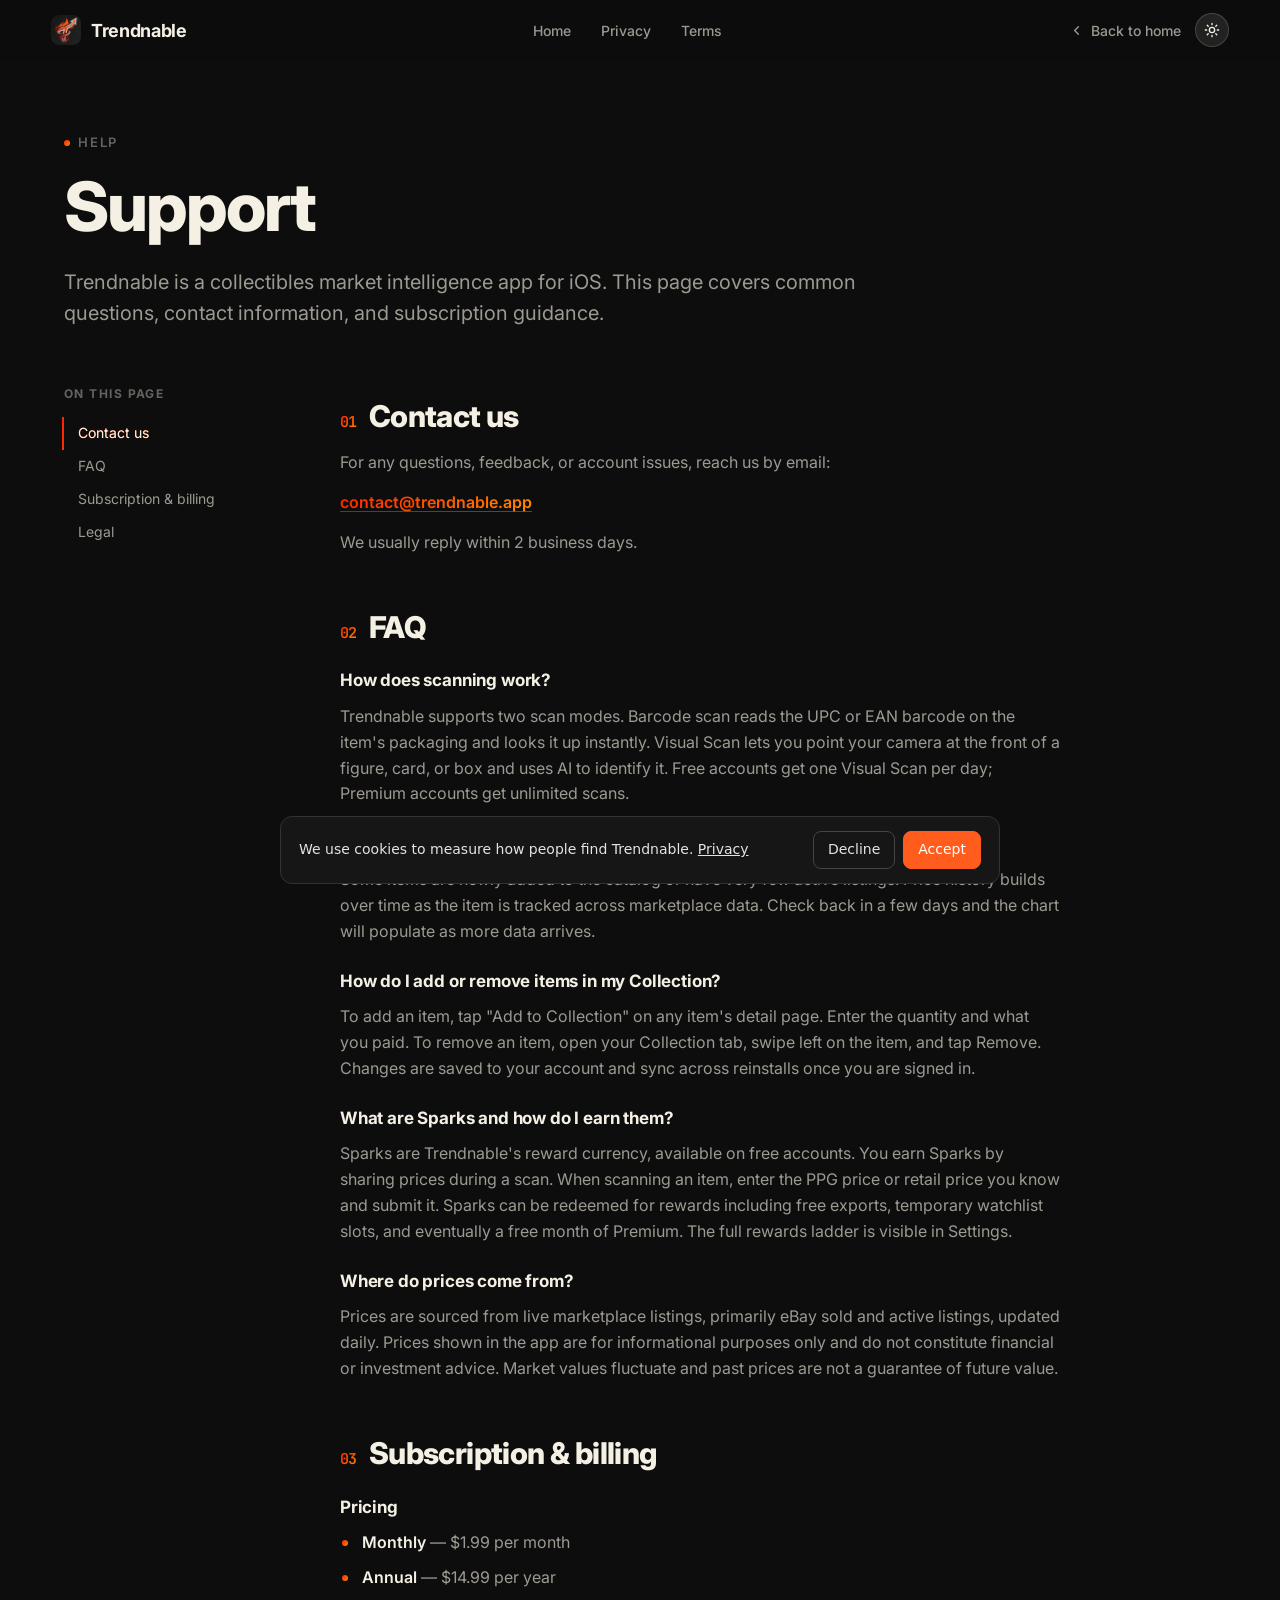
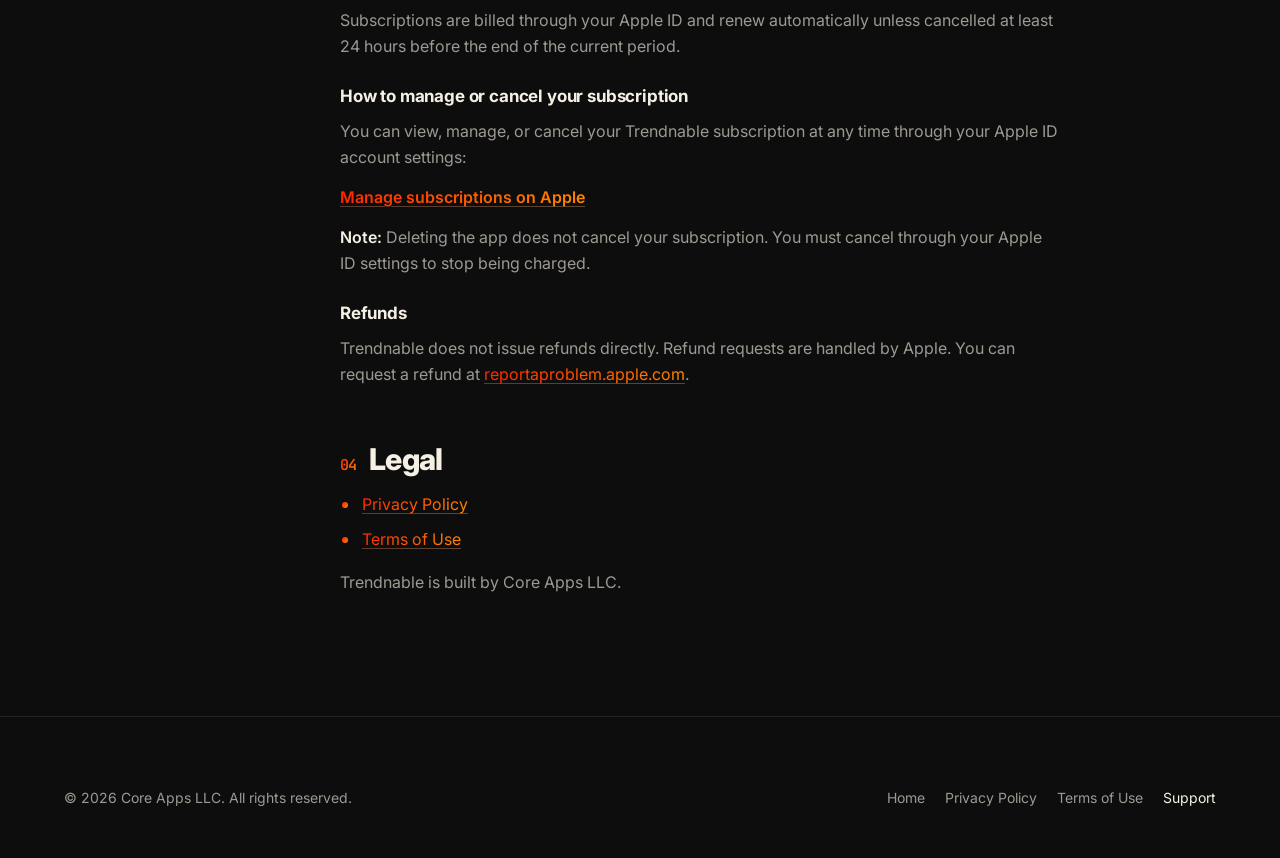
<file: support.html>
<!DOCTYPE html>
<html lang="en" data-theme="dark">
<head>
<meta charset="UTF-8" />
<meta name="viewport" content="width=device-width, initial-scale=1.0" />
<title>Support — Trendnable Collectibles Price Tracker</title>
<meta name="description" content="Get help with Trendnable. Find answers to FAQs about Hot Scores, pricing, subscriptions, and data. Contact support at support@trendnable.app." />
<link rel="canonical" href="https://trendnable.app/support" />
<meta name="robots" content="index, follow" />
<link rel="icon" href="assets/trendnable-logo.png" />
<link rel="preconnect" href="https://fonts.googleapis.com" />
<link rel="preconnect" href="https://fonts.gstatic.com" crossorigin />
<link href="https://fonts.googleapis.com/css2?family=Inter:wght@400;500;600;700;800;900&family=Fraunces:ital,opsz,wght@1,9..144,400;1,9..144,500&family=JetBrains+Mono:wght@400;500;600;700&display=swap" rel="stylesheet" />
<link rel="stylesheet" href="styles.css" />
<script>
(function () {
  var PIXEL_ID = '1803693433972097';
  var KEY = 'tn_cookie_consent';

  function loadPixel() {
    if (window.fbq) return;
    !function(f,b,e,v,n,t,s){if(f.fbq)return;n=f.fbq=function(){n.callMethod?
    n.callMethod.apply(n,arguments):n.queue.push(arguments)};if(!f._fbq)f._fbq=n;
    n.push=n;n.loaded=!0;n.version='2.0';n.queue=[];t=b.createElement(e);t.async=!0;
    t.src=v;s=b.getElementsByTagName(e)[0];s.parentNode.insertBefore(t,s)}(window,
    document,'script','https://connect.facebook.net/en_US/fbevents.js');
    fbq('init', PIXEL_ID);
    fbq('track', 'PageView');
  }

  // Apple App Analytics campaign tokens. Only appended when the visitor arrived
  // from a Meta ad (utm_source=meta), so organic installs stay untagged.
  var APPLE_PT = '101830132';
  var CT_KEY = 'tn_apple_ct';

  function rememberCampaign() {
    var q = new URLSearchParams(location.search);
    if (q.get('utm_source') === 'meta') {
      sessionStorage.setItem(CT_KEY, 'meta_' + (q.get('utm_campaign') || 'unknown'));
    }
  }

  function fixStoreLinks() {
    var ct = sessionStorage.getItem(CT_KEY);
    var links = document.querySelectorAll('a[href*="apps.apple.com"]');
    for (var i = 0; i < links.length; i++) {
      var a = links[i];
      a.href = a.href.replace('apps.apple.com/es/', 'apps.apple.com/us/');
      if (ct && a.href.indexOf('pt=') === -1) {
        var u = new URL(a.href);
        u.searchParams.set('pt', APPLE_PT);
        u.searchParams.set('ct', ct.slice(0, 40));
        u.searchParams.set('mt', '8');
        a.href = u.toString();
      }
    }
  }

  function trackStoreClicks() {
    document.addEventListener('click', function (e) {
      var a = e.target.closest && e.target.closest('a[href*="apps.apple.com"]');
      if (!a) return;
      if (window.fbq) fbq('trackCustom', 'AppStoreClick', { location: a.className || 'link' });
      if (window.gtag) gtag('event', 'app_store_click', { link_class: a.className || 'link' });
    }, true);
  }

  function showBanner() {
    var el = document.createElement('div');
    el.id = 'tn-cookie-banner';
    el.setAttribute('role', 'dialog');
    el.setAttribute('aria-label', 'Cookie notice');
    el.innerHTML =
      '<span>We use cookies to measure how people find Trendnable. ' +
      '<a href="/privacy" style="color:inherit;text-decoration:underline">Privacy</a></span>' +
      '<span><button type="button" data-consent="denied">Decline</button>' +
      '<button type="button" data-consent="granted">Accept</button></span>';
    var css = document.createElement('style');
    css.textContent =
      '#tn-cookie-banner{position:fixed;left:16px;right:16px;bottom:16px;z-index:9999;' +
      'display:flex;gap:16px;justify-content:space-between;align-items:center;flex-wrap:wrap;' +
      'background:#161617;color:#e6e3df;border:1px solid #333;border-radius:12px;padding:14px 18px;' +
      'font:14px/1.4 system-ui,sans-serif;max-width:720px;margin:0 auto}' +
      '#tn-cookie-banner button{margin-left:8px;padding:8px 14px;border-radius:8px;border:1px solid #444;' +
      'background:transparent;color:#e6e3df;cursor:pointer;font:inherit}' +
      '#tn-cookie-banner button[data-consent=granted]{background:#ff5c1e;border-color:#ff5c1e;color:#fff}';
    document.head.appendChild(css);
    document.body.appendChild(el);
    el.addEventListener('click', function (e) {
      var b = e.target.closest('button[data-consent]');
      if (!b) return;
      localStorage.setItem(KEY, b.getAttribute('data-consent'));
      el.remove();
      if (b.getAttribute('data-consent') === 'granted') loadPixel();
    });
  }

  function init() {
    rememberCampaign();
    fixStoreLinks();
    trackStoreClicks();
    var consent = localStorage.getItem(KEY);
    if (consent === 'granted') loadPixel();
    else if (consent !== 'denied') showBanner();
  }

  if (document.readyState === 'loading') document.addEventListener('DOMContentLoaded', init);
  else init();
})();
</script>
<noscript><img height="1" width="1" style="display:none"
  src="https://www.facebook.com/tr?id=1803693433972097&ev=PageView&noscript=1"/></noscript>
</head>
<body>

<nav class="nav" id="nav">
  <div class="nav-inner">
    <a class="nav-brand" href="/">
      <img src="assets/trendnable-logo.png" alt="Trendnable" />
      <span class="name">Trendnable</span>
    </a>
    <div class="nav-links">
      <a href="/">Home</a>
      <a href="/privacy">Privacy</a>
      <a href="/terms">Terms</a>
    </div>
    <div class="nav-right">
      <a class="legal-nav-back" href="/">
        <svg width="15" height="15" viewBox="0 0 24 24" fill="none" stroke="currentColor" stroke-width="2.2" stroke-linecap="round" stroke-linejoin="round"><path d="M15 18l-6-6 6-6"></path></svg>
        Back to home
      </a>
      <button class="theme-toggle" id="themeToggle" aria-label="Toggle theme">
        <svg id="themeIcon" width="16" height="16" viewBox="0 0 24 24" fill="none" stroke="currentColor" stroke-width="2" stroke-linecap="round" stroke-linejoin="round"><circle cx="12" cy="12" r="4"></circle><path d="M12 2v2M12 20v2M4.9 4.9l1.4 1.4M17.7 17.7l1.4 1.4M2 12h2M20 12h2M4.9 19.1l1.4-1.4M17.7 6.3l1.4-1.4"></path></svg>
      </button>
    </div>
  </div>
</nav>

<header class="legal-hero">
  <div class="wrap">
    <span class="eyebrow"><span class="dot"></span>Help</span>
    <h1>Support</h1>
    <p class="legal-intro">Trendnable is a collectibles market intelligence app for iOS. This page covers common questions, contact information, and subscription guidance.</p>
  </div>
</header>

<div class="wrap">
  <div class="legal-layout">
    <aside class="toc">
      <div class="toc-h">On this page</div>
      <nav id="tocNav">
        <a href="#contact">Contact us</a>
        <a href="#faq">FAQ</a>
        <a href="#billing">Subscription &amp; billing</a>
        <a href="#legal">Legal</a>
      </nav>
    </aside>

    <main class="legal-body">

      <!-- Contact -->
      <section id="contact">
        <h2><span class="n">01</span>Contact us</h2>
        <p>For any questions, feedback, or account issues, reach us by email:</p>
        <p><a href="mailto:contact@trendnable.app" style="color:var(--grad); background:var(--grad); -webkit-background-clip:text; background-clip:text; -webkit-text-fill-color:transparent; font-weight:600;">contact@trendnable.app</a></p>
        <p>We usually reply within 2 business days.</p>
      </section>

      <!-- FAQ -->
      <section id="faq">
        <h2><span class="n">02</span>FAQ</h2>

        <h3>How does scanning work?</h3>
        <p>Trendnable supports two scan modes. Barcode scan reads the UPC or EAN barcode on the item's packaging and looks it up instantly. Visual Scan lets you point your camera at the front of a figure, card, or box and uses AI to identify it. Free accounts get one Visual Scan per day; Premium accounts get unlimited scans.</p>

        <h3>Why does an item show "not enough history yet"?</h3>
        <p>Some items are newly added to the catalog or have very few active listings. Price history builds over time as the item is tracked across marketplace data. Check back in a few days and the chart will populate as more data arrives.</p>

        <h3>How do I add or remove items in my Collection?</h3>
        <p>To add an item, tap "Add to Collection" on any item's detail page. Enter the quantity and what you paid. To remove an item, open your Collection tab, swipe left on the item, and tap Remove. Changes are saved to your account and sync across reinstalls once you are signed in.</p>

        <h3>What are Sparks and how do I earn them?</h3>
        <p>Sparks are Trendnable's reward currency, available on free accounts. You earn Sparks by sharing prices during a scan. When scanning an item, enter the PPG price or retail price you know and submit it. Sparks can be redeemed for rewards including free exports, temporary watchlist slots, and eventually a free month of Premium. The full rewards ladder is visible in Settings.</p>

        <h3>Where do prices come from?</h3>
        <p>Prices are sourced from live marketplace listings, primarily eBay sold and active listings, updated daily. Prices shown in the app are for informational purposes only and do not constitute financial or investment advice. Market values fluctuate and past prices are not a guarantee of future value.</p>
      </section>

      <!-- Subscription & billing -->
      <section id="billing">
        <h2><span class="n">03</span>Subscription &amp; billing</h2>

        <h3>Pricing</h3>
        <ul>
          <li><strong>Monthly</strong> — $1.99 per month</li>
          <li><strong>Annual</strong> — $14.99 per year</li>
        </ul>
        <p>Subscriptions are billed through your Apple ID and renew automatically unless cancelled at least 24 hours before the end of the current period.</p>

        <h3>How to manage or cancel your subscription</h3>
        <p>You can view, manage, or cancel your Trendnable subscription at any time through your Apple ID account settings:</p>
        <p>
          <a href="https://apps.apple.com/account/subscriptions" target="_blank" rel="noopener" style="color:var(--grad); background:var(--grad); -webkit-background-clip:text; background-clip:text; -webkit-text-fill-color:transparent; font-weight:600;">
            Manage subscriptions on Apple
          </a>
        </p>
        <p><strong>Note:</strong> Deleting the app does not cancel your subscription. You must cancel through your Apple ID settings to stop being charged.</p>

        <h3>Refunds</h3>
        <p>Trendnable does not issue refunds directly. Refund requests are handled by Apple. You can request a refund at <a href="https://reportaproblem.apple.com" target="_blank" rel="noopener" style="color:var(--grad); background:var(--grad); -webkit-background-clip:text; background-clip:text; -webkit-text-fill-color:transparent;">reportaproblem.apple.com</a>.</p>
      </section>

      <!-- Legal -->
      <section id="legal">
        <h2><span class="n">04</span>Legal</h2>
        <ul>
          <li><a href="https://www.trendnable.app/privacy" style="color:var(--grad); background:var(--grad); -webkit-background-clip:text; background-clip:text; -webkit-text-fill-color:transparent;">Privacy Policy</a></li>
          <li><a href="https://www.trendnable.app/terms" style="color:var(--grad); background:var(--grad); -webkit-background-clip:text; background-clip:text; -webkit-text-fill-color:transparent;">Terms of Use</a></li>
        </ul>
        <p>Trendnable is built by Core Apps LLC.</p>
      </section>

    </main>
  </div>
</div>

<footer class="footer">
  <div class="wrap">
    <div style="display:flex; justify-content:space-between; align-items:center; flex-wrap:wrap; gap:14px; font-size:14px; color:var(--muted);">
      <span>© 2026 <a href="http://thecoreapps.com/" target="_blank" rel="noopener" style="color:inherit; text-decoration:none;">Core Apps LLC</a>. All rights reserved.</span>
      <span style="display:flex; gap:20px; flex-wrap:wrap;">
        <a href="/" style="color:var(--muted); text-decoration:none;">Home</a>
        <a href="/privacy" style="color:var(--muted); text-decoration:none;">Privacy Policy</a>
        <a href="/terms" style="color:var(--muted); text-decoration:none;">Terms of Use</a>
        <a href="/support" style="color:var(--text); text-decoration:none;">Support</a>
      </span>
    </div>
  </div>
</footer>

<script src="legal.js"></script>
</body>
</html>
</file>
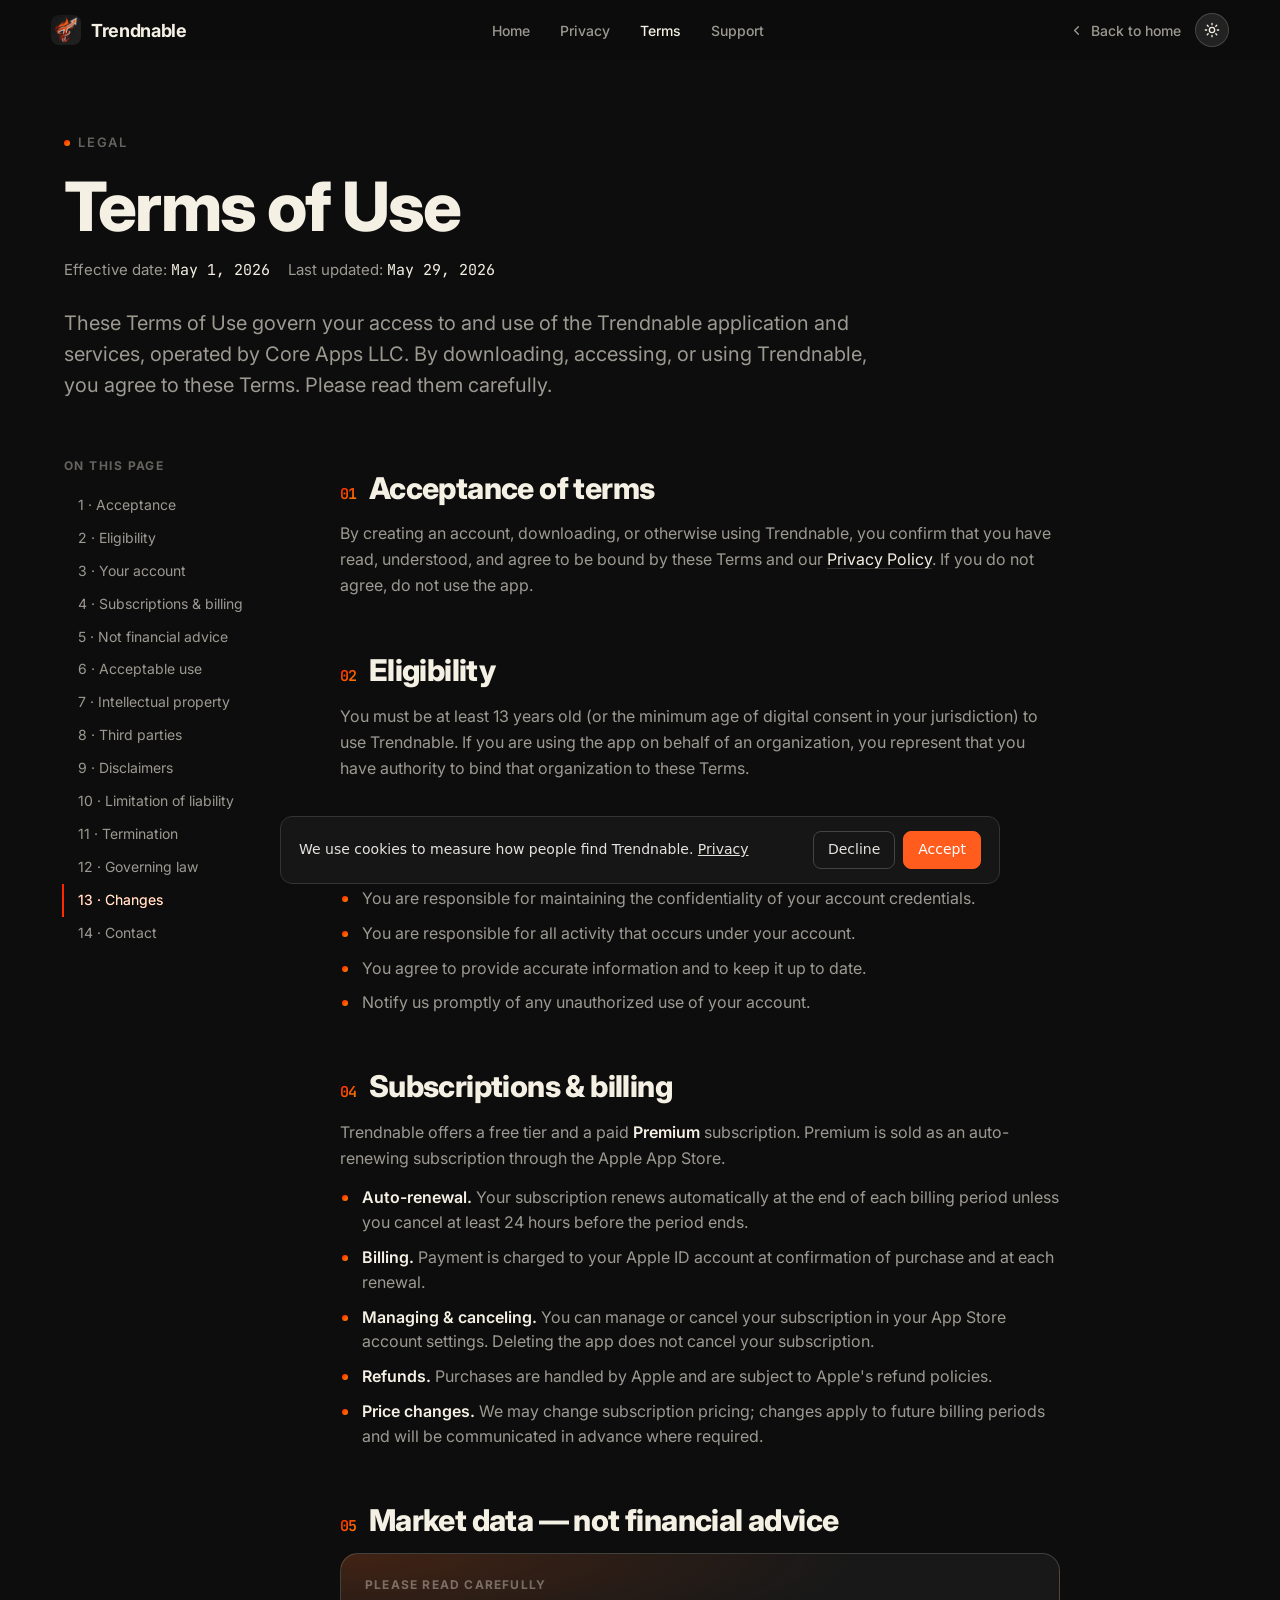
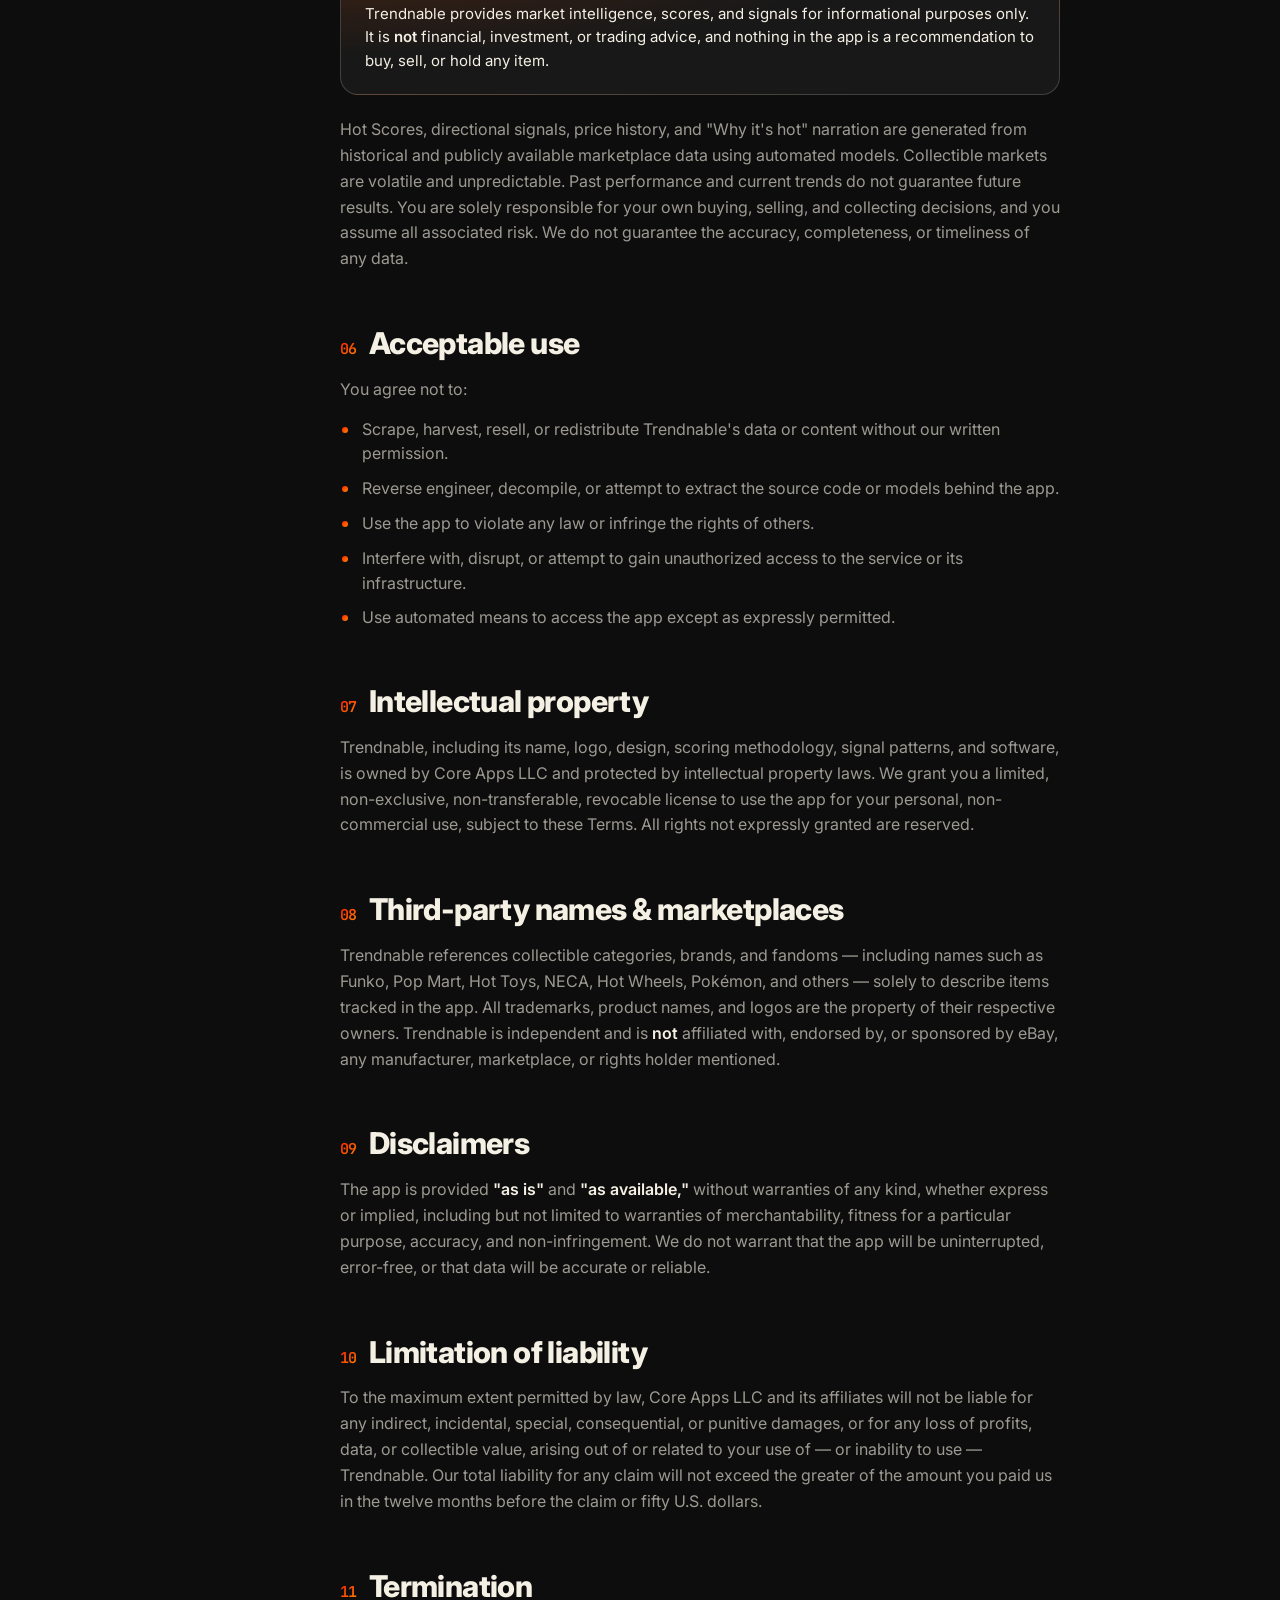
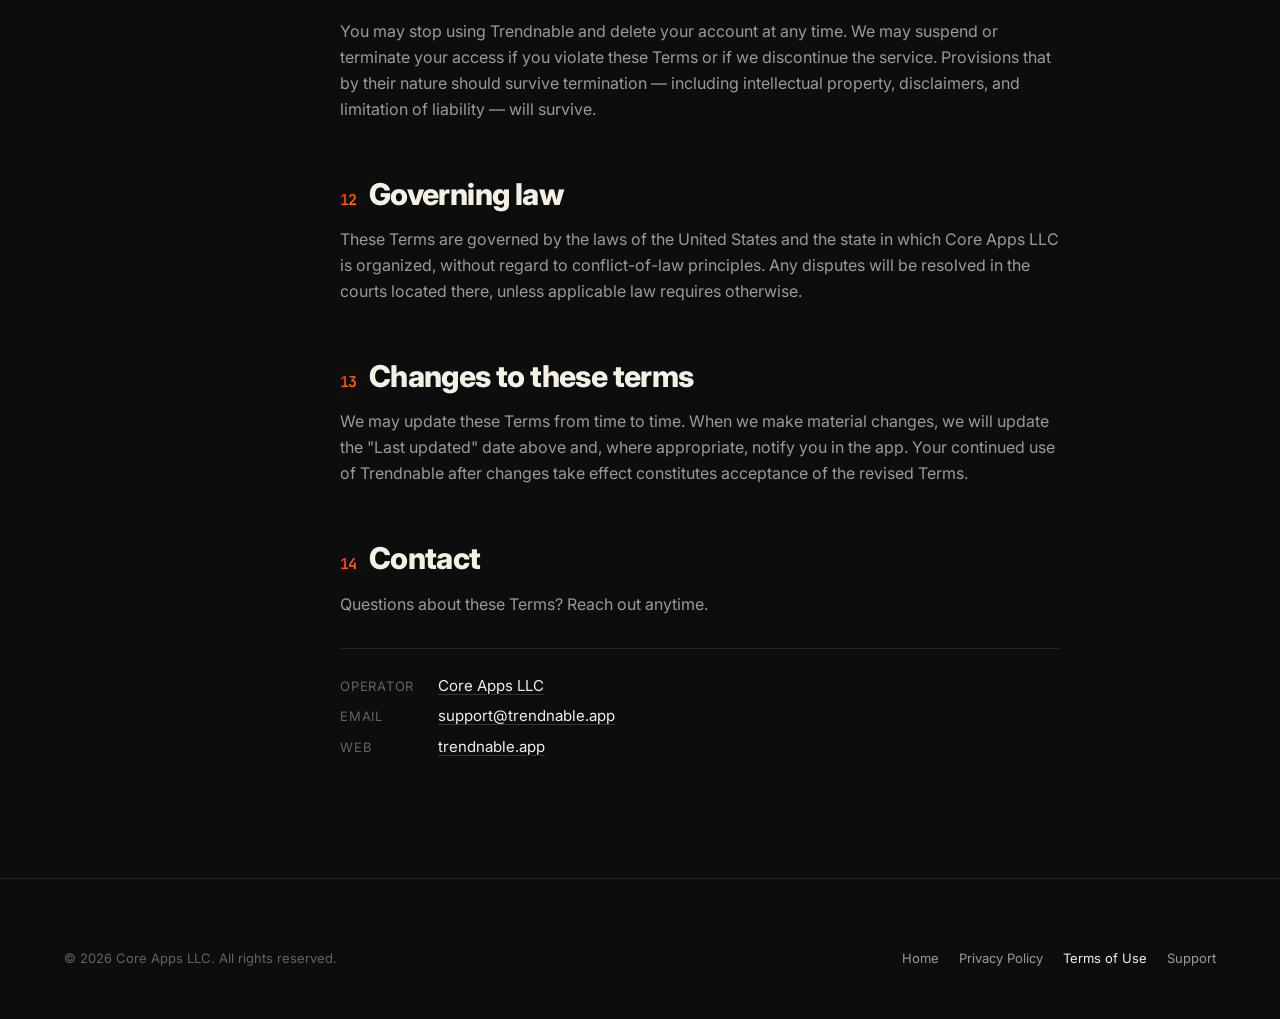
<file: terms.html>
<!DOCTYPE html>
<html lang="en" data-theme="dark">
<head>
<meta charset="UTF-8" />
<meta name="viewport" content="width=device-width, initial-scale=1.0" />
<title>Terms of Use — Trendnable Collectibles App</title>
<meta name="description" content="Read Trendnable's terms of use governing access to the collectibles price tracker app, subscriptions, and data services." />
<link rel="canonical" href="https://trendnable.app/terms" />
<meta name="robots" content="index, follow" />
<link rel="icon" href="assets/trendnable-logo.png" />
<link rel="preconnect" href="https://fonts.googleapis.com" />
<link rel="preconnect" href="https://fonts.gstatic.com" crossorigin />
<link href="https://fonts.googleapis.com/css2?family=Inter:wght@400;500;600;700;800;900&family=Fraunces:ital,opsz,wght@1,9..144,400;1,9..144,500&family=JetBrains+Mono:wght@400;500;600;700&display=swap" rel="stylesheet" />
<link rel="stylesheet" href="styles.css" />
<script>
(function () {
  var PIXEL_ID = '1803693433972097';
  var KEY = 'tn_cookie_consent';

  function loadPixel() {
    if (window.fbq) return;
    !function(f,b,e,v,n,t,s){if(f.fbq)return;n=f.fbq=function(){n.callMethod?
    n.callMethod.apply(n,arguments):n.queue.push(arguments)};if(!f._fbq)f._fbq=n;
    n.push=n;n.loaded=!0;n.version='2.0';n.queue=[];t=b.createElement(e);t.async=!0;
    t.src=v;s=b.getElementsByTagName(e)[0];s.parentNode.insertBefore(t,s)}(window,
    document,'script','https://connect.facebook.net/en_US/fbevents.js');
    fbq('init', PIXEL_ID);
    fbq('track', 'PageView');
  }

  // Apple App Analytics campaign tokens. Only appended when the visitor arrived
  // from a Meta ad (utm_source=meta), so organic installs stay untagged.
  var APPLE_PT = '101830132';
  var CT_KEY = 'tn_apple_ct';

  function rememberCampaign() {
    var q = new URLSearchParams(location.search);
    if (q.get('utm_source') === 'meta') {
      sessionStorage.setItem(CT_KEY, 'meta_' + (q.get('utm_campaign') || 'unknown'));
    }
  }

  function fixStoreLinks() {
    var ct = sessionStorage.getItem(CT_KEY);
    var links = document.querySelectorAll('a[href*="apps.apple.com"]');
    for (var i = 0; i < links.length; i++) {
      var a = links[i];
      a.href = a.href.replace('apps.apple.com/es/', 'apps.apple.com/us/');
      if (ct && a.href.indexOf('pt=') === -1) {
        var u = new URL(a.href);
        u.searchParams.set('pt', APPLE_PT);
        u.searchParams.set('ct', ct.slice(0, 40));
        u.searchParams.set('mt', '8');
        a.href = u.toString();
      }
    }
  }

  function trackStoreClicks() {
    document.addEventListener('click', function (e) {
      var a = e.target.closest && e.target.closest('a[href*="apps.apple.com"]');
      if (!a) return;
      if (window.fbq) fbq('trackCustom', 'AppStoreClick', { location: a.className || 'link' });
      if (window.gtag) gtag('event', 'app_store_click', { link_class: a.className || 'link' });
    }, true);
  }

  function showBanner() {
    var el = document.createElement('div');
    el.id = 'tn-cookie-banner';
    el.setAttribute('role', 'dialog');
    el.setAttribute('aria-label', 'Cookie notice');
    el.innerHTML =
      '<span>We use cookies to measure how people find Trendnable. ' +
      '<a href="/privacy" style="color:inherit;text-decoration:underline">Privacy</a></span>' +
      '<span><button type="button" data-consent="denied">Decline</button>' +
      '<button type="button" data-consent="granted">Accept</button></span>';
    var css = document.createElement('style');
    css.textContent =
      '#tn-cookie-banner{position:fixed;left:16px;right:16px;bottom:16px;z-index:9999;' +
      'display:flex;gap:16px;justify-content:space-between;align-items:center;flex-wrap:wrap;' +
      'background:#161617;color:#e6e3df;border:1px solid #333;border-radius:12px;padding:14px 18px;' +
      'font:14px/1.4 system-ui,sans-serif;max-width:720px;margin:0 auto}' +
      '#tn-cookie-banner button{margin-left:8px;padding:8px 14px;border-radius:8px;border:1px solid #444;' +
      'background:transparent;color:#e6e3df;cursor:pointer;font:inherit}' +
      '#tn-cookie-banner button[data-consent=granted]{background:#ff5c1e;border-color:#ff5c1e;color:#fff}';
    document.head.appendChild(css);
    document.body.appendChild(el);
    el.addEventListener('click', function (e) {
      var b = e.target.closest('button[data-consent]');
      if (!b) return;
      localStorage.setItem(KEY, b.getAttribute('data-consent'));
      el.remove();
      if (b.getAttribute('data-consent') === 'granted') loadPixel();
    });
  }

  function init() {
    rememberCampaign();
    fixStoreLinks();
    trackStoreClicks();
    var consent = localStorage.getItem(KEY);
    if (consent === 'granted') loadPixel();
    else if (consent !== 'denied') showBanner();
  }

  if (document.readyState === 'loading') document.addEventListener('DOMContentLoaded', init);
  else init();
})();
</script>
<noscript><img height="1" width="1" style="display:none"
  src="https://www.facebook.com/tr?id=1803693433972097&ev=PageView&noscript=1"/></noscript>
</head>
<body>

<nav class="nav" id="nav">
  <div class="nav-inner">
    <a class="nav-brand" href="/">
      <img src="assets/trendnable-logo.png" alt="Trendnable" />
      <span class="name">Trendnable</span>
    </a>
    <div class="nav-links">
      <a href="/">Home</a>
      <a href="/privacy">Privacy</a>
      <a href="/terms" class="active" aria-current="page">Terms</a>
      <a href="/support">Support</a>
    </div>
    <div class="nav-right">
      <a class="legal-nav-back" href="/">
        <svg width="15" height="15" viewBox="0 0 24 24" fill="none" stroke="currentColor" stroke-width="2.2" stroke-linecap="round" stroke-linejoin="round"><path d="M15 18l-6-6 6-6"></path></svg>
        Back to home
      </a>
      <button class="theme-toggle" id="themeToggle" aria-label="Toggle theme">
        <svg id="themeIcon" width="16" height="16" viewBox="0 0 24 24" fill="none" stroke="currentColor" stroke-width="2" stroke-linecap="round" stroke-linejoin="round"><circle cx="12" cy="12" r="4"></circle><path d="M12 2v2M12 20v2M4.9 4.9l1.4 1.4M17.7 17.7l1.4 1.4M2 12h2M20 12h2M4.9 19.1l1.4-1.4M17.7 6.3l1.4-1.4"></path></svg>
      </button>
    </div>
  </div>
</nav>

<header class="legal-hero">
  <div class="wrap">
    <span class="eyebrow"><span class="dot"></span>Legal</span>
    <h1>Terms of Use</h1>
    <div class="legal-meta">
      <span>Effective date: <span class="mono">May 1, 2026</span></span>
      <span>Last updated: <span class="mono">May 29, 2026</span></span>
    </div>
    <p class="legal-intro">These Terms of Use govern your access to and use of the Trendnable application and services, operated by Core Apps LLC. By downloading, accessing, or using Trendnable, you agree to these Terms. Please read them carefully.</p>
  </div>
</header>

<div class="wrap">
  <div class="legal-layout">
    <aside class="toc">
      <div class="toc-h">On this page</div>
      <nav id="tocNav">
        <a href="#accept">1 · Acceptance</a>
        <a href="#eligibility">2 · Eligibility</a>
        <a href="#account">3 · Your account</a>
        <a href="#subs">4 · Subscriptions &amp; billing</a>
        <a href="#nodata">5 · Not financial advice</a>
        <a href="#use">6 · Acceptable use</a>
        <a href="#ip">7 · Intellectual property</a>
        <a href="#thirdparty">8 · Third parties</a>
        <a href="#warranty">9 · Disclaimers</a>
        <a href="#liability">10 · Limitation of liability</a>
        <a href="#termination">11 · Termination</a>
        <a href="#law">12 · Governing law</a>
        <a href="#changes">13 · Changes</a>
        <a href="#contact">14 · Contact</a>
      </nav>
    </aside>

    <main class="legal-body">
      <section id="accept">
        <h2><span class="n">01</span>Acceptance of terms</h2>
        <p>By creating an account, downloading, or otherwise using Trendnable, you confirm that you have read, understood, and agree to be bound by these Terms and our <a href="/privacy">Privacy Policy</a>. If you do not agree, do not use the app.</p>
      </section>

      <section id="eligibility">
        <h2><span class="n">02</span>Eligibility</h2>
        <p>You must be at least 13 years old (or the minimum age of digital consent in your jurisdiction) to use Trendnable. If you are using the app on behalf of an organization, you represent that you have authority to bind that organization to these Terms.</p>
      </section>

      <section id="account">
        <h2><span class="n">03</span>Your account</h2>
        <ul>
          <li>You are responsible for maintaining the confidentiality of your account credentials.</li>
          <li>You are responsible for all activity that occurs under your account.</li>
          <li>You agree to provide accurate information and to keep it up to date.</li>
          <li>Notify us promptly of any unauthorized use of your account.</li>
        </ul>
      </section>

      <section id="subs">
        <h2><span class="n">04</span>Subscriptions &amp; billing</h2>
        <p>Trendnable offers a free tier and a paid <strong>Premium</strong> subscription. Premium is sold as an auto-renewing subscription through the Apple App Store.</p>
        <ul>
          <li><strong>Auto-renewal.</strong> Your subscription renews automatically at the end of each billing period unless you cancel at least 24 hours before the period ends.</li>
          <li><strong>Billing.</strong> Payment is charged to your Apple ID account at confirmation of purchase and at each renewal.</li>
          <li><strong>Managing &amp; canceling.</strong> You can manage or cancel your subscription in your App Store account settings. Deleting the app does not cancel your subscription.</li>
          <li><strong>Refunds.</strong> Purchases are handled by Apple and are subject to Apple's refund policies.</li>
          <li><strong>Price changes.</strong> We may change subscription pricing; changes apply to future billing periods and will be communicated in advance where required.</li>
        </ul>
      </section>

      <section id="nodata">
        <h2><span class="n">05</span>Market data — not financial advice</h2>
        <div class="legal-callout">
          <div class="lc-label">Please read carefully</div>
          <p>Trendnable provides market intelligence, scores, and signals for informational purposes only. It is <strong>not</strong> financial, investment, or trading advice, and nothing in the app is a recommendation to buy, sell, or hold any item.</p>
        </div>
        <p>Hot Scores, directional signals, price history, and "Why it's hot" narration are generated from historical and publicly available marketplace data using automated models. Collectible markets are volatile and unpredictable. Past performance and current trends do not guarantee future results. You are solely responsible for your own buying, selling, and collecting decisions, and you assume all associated risk. We do not guarantee the accuracy, completeness, or timeliness of any data.</p>
      </section>

      <section id="use">
        <h2><span class="n">06</span>Acceptable use</h2>
        <p>You agree not to:</p>
        <ul>
          <li>Scrape, harvest, resell, or redistribute Trendnable's data or content without our written permission.</li>
          <li>Reverse engineer, decompile, or attempt to extract the source code or models behind the app.</li>
          <li>Use the app to violate any law or infringe the rights of others.</li>
          <li>Interfere with, disrupt, or attempt to gain unauthorized access to the service or its infrastructure.</li>
          <li>Use automated means to access the app except as expressly permitted.</li>
        </ul>
      </section>

      <section id="ip">
        <h2><span class="n">07</span>Intellectual property</h2>
        <p>Trendnable, including its name, logo, design, scoring methodology, signal patterns, and software, is owned by Core Apps LLC and protected by intellectual property laws. We grant you a limited, non-exclusive, non-transferable, revocable license to use the app for your personal, non-commercial use, subject to these Terms. All rights not expressly granted are reserved.</p>
      </section>

      <section id="thirdparty">
        <h2><span class="n">08</span>Third-party names &amp; marketplaces</h2>
        <p>Trendnable references collectible categories, brands, and fandoms — including names such as Funko, Pop Mart, Hot Toys, NECA, Hot Wheels, Pokémon, and others — solely to describe items tracked in the app. All trademarks, product names, and logos are the property of their respective owners. Trendnable is independent and is <strong>not</strong> affiliated with, endorsed by, or sponsored by eBay, any manufacturer, marketplace, or rights holder mentioned.</p>
      </section>

      <section id="warranty">
        <h2><span class="n">09</span>Disclaimers</h2>
        <p>The app is provided <strong>"as is"</strong> and <strong>"as available,"</strong> without warranties of any kind, whether express or implied, including but not limited to warranties of merchantability, fitness for a particular purpose, accuracy, and non-infringement. We do not warrant that the app will be uninterrupted, error-free, or that data will be accurate or reliable.</p>
      </section>

      <section id="liability">
        <h2><span class="n">10</span>Limitation of liability</h2>
        <p>To the maximum extent permitted by law, Core Apps LLC and its affiliates will not be liable for any indirect, incidental, special, consequential, or punitive damages, or for any loss of profits, data, or collectible value, arising out of or related to your use of — or inability to use — Trendnable. Our total liability for any claim will not exceed the greater of the amount you paid us in the twelve months before the claim or fifty U.S. dollars.</p>
      </section>

      <section id="termination">
        <h2><span class="n">11</span>Termination</h2>
        <p>You may stop using Trendnable and delete your account at any time. We may suspend or terminate your access if you violate these Terms or if we discontinue the service. Provisions that by their nature should survive termination — including intellectual property, disclaimers, and limitation of liability — will survive.</p>
      </section>

      <section id="law">
        <h2><span class="n">12</span>Governing law</h2>
        <p>These Terms are governed by the laws of the United States and the state in which Core Apps LLC is organized, without regard to conflict-of-law principles. Any disputes will be resolved in the courts located there, unless applicable law requires otherwise.</p>
      </section>

      <section id="changes">
        <h2><span class="n">13</span>Changes to these terms</h2>
        <p>We may update these Terms from time to time. When we make material changes, we will update the "Last updated" date above and, where appropriate, notify you in the app. Your continued use of Trendnable after changes take effect constitutes acceptance of the revised Terms.</p>
      </section>

      <section id="contact">
        <h2><span class="n">14</span>Contact</h2>
        <p>Questions about these Terms? Reach out anytime.</p>
        <div class="legal-contact">
          <div class="row"><span class="k">Operator</span><span class="v"><a href="http://thecoreapps.com/" target="_blank" rel="noopener">Core Apps LLC</a></span></div>
          <div class="row"><span class="k">Email</span><span class="v"><a href="mailto:support@trendnable.app">support@trendnable.app</a></span></div>
          <div class="row"><span class="k">Web</span><span class="v"><a href="https://trendnable.app">trendnable.app</a></span></div>
        </div>
      </section>
    </main>
  </div>
</div>

<footer>
  <div class="wrap">
    <div class="foot-bottom" style="border-top:none; margin-top:0; padding-top:0;">
      <span>© 2026 <a href="http://thecoreapps.com/" target="_blank" rel="noopener" style="color:inherit; text-decoration:none;">Core Apps LLC</a>. All rights reserved.</span>
      <span style="display:flex; gap:20px; flex-wrap:wrap;">
        <a href="/" style="color:var(--muted); text-decoration:none;">Home</a>
        <a href="/privacy" style="color:var(--muted); text-decoration:none;">Privacy Policy</a>
        <a href="/terms" style="color:var(--text); text-decoration:none;">Terms of Use</a>
        <a href="/support" style="color:var(--muted); text-decoration:none;">Support</a>
      </span>
    </div>
  </div>
</footer>

<script src="legal.js"></script>
</body>
</html>
</file>
<file: styles.css>
/* ============================================================
   Trendnable — Landing Page
   Type: Inter (UI) · Fraunces italic (editorial) · JetBrains Mono (numbers)
   ============================================================ */

:root {
  /* Brand */
  --accent: #FF5500;
  --gold: #FFB800;
  --price: #FF8A3D;

  /* Signature brand gradient — fire palette */
  --grad: linear-gradient(135deg, #FF2200 0%, #FF5500 50%, #FF8A00 100%);
  --grad-soft: linear-gradient(115deg, #FF5500, #FF8A3D 70%, #FFB800);

  /* Dark theme (default) */
  --bg: #0D0D0D;
  --bg-deep: #080808;
  --surface: #181818;
  --surface-2: #222222;
  --text: #F5F0E4;
  --muted: rgba(245, 240, 228, 0.62);
  --faint: rgba(245, 240, 228, 0.38);
  --hairline: rgba(245, 240, 228, 0.10);
  --hairline-strong: rgba(245, 240, 228, 0.18);
  --pos: #3DD68C;
  --neg: #FF7A6B;
  --nav-bg: rgba(13, 13, 13, 0.82);
  --card-glow: rgba(255, 85, 0, 0.18);
}

[data-theme="light"] {
  --bg: #F7F4ED;
  --bg-deep: #EFEAE0;
  --surface: #FFFFFF;
  --surface-2: #EFEAE0;
  --text: #15171A;
  --muted: rgba(21, 23, 26, 0.62);
  --faint: rgba(21, 23, 26, 0.40);
  --hairline: rgba(21, 23, 26, 0.10);
  --hairline-strong: rgba(21, 23, 26, 0.16);
  --pos: #16A06B;
  --neg: #D04848;
  --nav-bg: rgba(247, 244, 237, 0.82);
  --card-glow: rgba(255, 85, 0, 0.12);
}

* { margin: 0; padding: 0; box-sizing: border-box; }

html { scroll-behavior: smooth; }
@media (prefers-reduced-motion: reduce) { html { scroll-behavior: auto; } }

body {
  font-family: "Inter", -apple-system, BlinkMacSystemFont, sans-serif;
  background: var(--bg);
  color: var(--text);
  -webkit-font-smoothing: antialiased;
  text-rendering: optimizeLegibility;
  overflow-x: hidden;
  transition: background 0.5s ease, color 0.5s ease;
  line-height: 1.5;
}

.mono { font-family: "JetBrains Mono", ui-monospace, monospace; font-feature-settings: "tnum"; }
.serif { font-family: "Fraunces", Georgia, serif; font-style: italic; }

::selection { background: rgba(255, 85, 0, 0.32); color: var(--text); }

/* ---------- Layout helpers ---------- */
.wrap { width: min(1200px, 90vw); margin: 0 auto; }
.narrow { width: min(840px, 90vw); margin: 0 auto; }
section { position: relative; }

.eyebrow {
  font-size: 13px; font-weight: 600; letter-spacing: 0.14em; text-transform: uppercase;
  color: var(--faint);
  display: inline-flex; align-items: center; gap: 8px; white-space: nowrap;
}
.eyebrow .dot { width: 6px; height: 6px; border-radius: 50%; background: var(--grad); }

.grad-text {
  background: var(--grad);
  -webkit-background-clip: text; background-clip: text;
  -webkit-text-fill-color: transparent; color: transparent;
}

/* ---------- Buttons ---------- */
.btn {
  display: inline-flex; align-items: center; gap: 8px;
  font-size: 15px; font-weight: 600; letter-spacing: -0.01em;
  padding: 13px 22px; border-radius: 980px; border: none; cursor: pointer;
  text-decoration: none; color: #fff; position: relative;
  transition: transform 0.25s cubic-bezier(.2,.8,.2,1), box-shadow 0.25s, filter 0.25s;
  white-space: nowrap;
}
.btn-primary { background: var(--grad); color: #fff; box-shadow: 0 8px 30px rgba(255, 85, 0, 0.28); }
.btn-primary:hover { transform: translateY(-2px); filter: brightness(1.06); box-shadow: 0 14px 44px rgba(255, 85, 0, 0.4); }
.btn-ghost { background: var(--surface-2); color: var(--text); border: 1px solid var(--hairline-strong); }
.btn-ghost:hover { transform: translateY(-2px); background: var(--surface); }
.btn-sm { padding: 9px 16px; font-size: 14px; }

/* ---------- Nav ---------- */
.nav {
  position: fixed; top: 0; left: 0; right: 0; z-index: 100;
  backdrop-filter: saturate(180%) blur(20px); -webkit-backdrop-filter: saturate(180%) blur(20px);
  background: var(--nav-bg);
  border-bottom: 1px solid transparent;
  transition: border-color 0.4s, background 0.4s;
}
.nav.scrolled { border-bottom-color: var(--hairline); }
.nav-inner { width: min(1200px, 92vw); margin: 0 auto; height: 60px; display: flex; align-items: center; justify-content: space-between; }
.nav-brand { display: flex; align-items: center; gap: 10px; text-decoration: none; color: var(--text); }
.nav-brand img { width: 30px; height: 30px; border-radius: 8px; }
.nav-brand .name { font-weight: 700; font-size: 18px; letter-spacing: -0.02em; }
.nav-links { display: flex; align-items: center; gap: 30px; }
.nav-links a { color: var(--muted); text-decoration: none; font-size: 14px; font-weight: 500; transition: color 0.2s; }
.nav-links a:hover { color: var(--text); }
.nav-links a.active { color: var(--text); }
.nav-links .sep { width: 1px; height: 16px; background: var(--hairline-strong); }
.nav-right { display: flex; align-items: center; gap: 14px; }
.theme-toggle {
  width: 34px; height: 34px; border-radius: 50%; border: 1px solid var(--hairline-strong);
  background: var(--surface-2); color: var(--text); cursor: pointer; display: grid; place-items: center;
  transition: transform 0.3s, background 0.2s;
}
.theme-toggle:hover { transform: rotate(-20deg); }
@media (max-width: 820px) { .nav-links { display: none; } }

/* ---------- Hero ---------- */
.hero { padding: 150px 0 60px; text-align: center; overflow: hidden; position: relative; }
.hero-glow {
  position: absolute; top: -10%; left: 50%; transform: translateX(-50%);
  width: 1100px; height: 1100px; pointer-events: none; z-index: 0;
  background: radial-gradient(closest-side, var(--card-glow), transparent 70%);
  opacity: 0.9;
}
.hero-inner { position: relative; z-index: 1; }
.hero h1 {
  font-size: clamp(40px, 7vw, 88px); font-weight: 800; letter-spacing: -0.03em;
  line-height: 1.02; max-width: 16ch; margin: 22px auto 0;
}
.hero .sub {
  font-size: clamp(17px, 2.2vw, 22px); color: var(--muted); max-width: 56ch;
  margin: 24px auto 0; line-height: 1.45;
}
.hero-cta { margin-top: 36px; display: flex; gap: 14px; justify-content: center; align-items: center; flex-wrap: wrap; }
.store-badges { margin-top: 22px; display: flex; gap: 14px; justify-content: center; align-items: center; flex-wrap: wrap; }

.store-img { display: inline-block; position: relative; transition: transform 0.25s, filter 0.25s; line-height: 0; }
.store-img img { height: 54px; width: auto; display: block; border-radius: 8px; }
a.store-img:hover { transform: translateY(-2px); filter: brightness(1.08); }
.store-img.soon { cursor: default; }
.store-img.soon img { filter: grayscale(0.35) brightness(0.82); opacity: 0.78; }
.store-img.soon .soon-tag {
  position: absolute; top: -9px; right: -7px; z-index: 2;
  font-size: 10px; font-weight: 800; letter-spacing: 0.06em; text-transform: uppercase;
  background: var(--grad); color: #fff; padding: 3px 8px; border-radius: 980px;
  box-shadow: 0 4px 14px rgba(255,85,0,0.4); white-space: nowrap;
}

/* ---------- Phone frame ---------- */
.phone {
  position: relative; width: 300px; aspect-ratio: 300 / 620;
  border-radius: 46px; padding: 11px;
  background: linear-gradient(160deg, #2a2f3a, #0c0f16);
  box-shadow: 0 50px 110px rgba(0,0,0,0.55), 0 0 0 1px rgba(255,255,255,0.06) inset, 0 2px 0 rgba(255,255,255,0.12);
}
[data-theme="light"] .phone { box-shadow: 0 50px 110px rgba(20,30,50,0.28), 0 0 0 1px rgba(255,255,255,0.5) inset; }
.phone-screen {
  position: relative; width: 100%; height: 100%; border-radius: 36px; overflow: hidden;
  background: var(--bg); color: var(--text);
}

/* Hero device fan (real app screenshots) */
.hero-fan { position: relative; width: 980px; max-width: 100%; height: 690px; margin: 52px auto 0; }
.hero-fan .phone { position: absolute; top: 0; left: 50%; aspect-ratio: 1320 / 2868; }
.hero-fan .phone.p1 { width: 222px; margin-left: -420px; top: 90px; transform: rotate(-13deg); z-index: 1; animation: floaty 7.5s ease-in-out infinite; animation-delay: -2.1s; }
.hero-fan .phone.p2 { width: 258px; margin-left: -208px; top: 28px; transform: rotate(-2deg);  z-index: 3; animation: floaty 6.0s ease-in-out infinite; animation-delay: -0.5s; }
.hero-fan .phone.p3 { width: 258px; margin-left: -10px;  top: 28px; transform: rotate(2deg);   z-index: 3; animation: floaty 5.2s ease-in-out infinite; animation-delay: -1.7s; }
.hero-fan .phone.p4 { width: 222px; margin-left: 228px;  top: 90px; transform: rotate(13deg);  z-index: 1; animation: floaty 6.8s ease-in-out infinite; animation-delay: -3.4s; }
.real-shot { width: 100%; height: 100%; object-fit: cover; object-position: top center; display: block; }
.hero-fan-cap {
  display: flex; gap: 14px; justify-content: center; align-items: center; flex-wrap: wrap;
  margin: 26px auto 0; font-size: 13px; font-weight: 600; letter-spacing: 0.02em; color: var(--muted);
}
.hero-fan-cap .dotcap { width: 4px; height: 4px; border-radius: 50%; background: var(--grad); flex-shrink: 0; }

@media (max-width: 960px) {
  .hero-fan { transform: scale(0.76); transform-origin: top center; height: 540px; }
  .hero-fan-cap { margin-top: 6px; }
}
@media (max-width: 600px) {
  .hero-fan { transform: none; height: auto; width: auto; }
  .hero-fan .phone.p1, .hero-fan .phone.p4 { display: none; }
  .hero-fan .phone.p2 { position: relative; left: auto; top: auto; margin: 0 auto 0 calc(50% - 140px); transform: rotate(-4deg); width: min(260px, 75vw); }
  .hero-fan .phone.p3 { position: absolute; top: 24px; left: 50%; margin-left: 10px; transform: rotate(4deg); width: min(260px, 75vw); }
}

/* in-app item card */
.icard {
  background: var(--surface); border: 1px solid var(--hairline); border-radius: 16px;
  padding: 12px; margin-bottom: 10px; display: flex; gap: 11px; align-items: center; position: relative; overflow: hidden;
}
.icard .thumb { width: 50px; height: 50px; border-radius: 11px; flex-shrink: 0; display: grid; place-items: center; font-size: 22px; }
.icard .meta { flex: 1; min-width: 0; }
.icard .meta .t { font-size: 13px; font-weight: 700; letter-spacing: -0.01em; white-space: nowrap; overflow: hidden; text-overflow: ellipsis; }
.icard .meta .s { font-size: 11px; color: var(--muted); margin-top: 2px; }
.icard .price-col { text-align: right; flex-shrink: 0; }
.icard .price-col .p { font-size: 14px; font-weight: 700; }

.score-pill {
  display: inline-flex; align-items: center; gap: 4px; font-weight: 800; font-size: 13px;
  padding: 5px 9px; border-radius: 9px; line-height: 1;
}
.score-pill.hot { background: linear-gradient(135deg, #FFB800, #FC792E); color: #1a1205; }
.score-pill.warm { background: rgba(61, 214, 140, 0.16); color: var(--pos); }
.score-pill.cool { background: rgba(255, 122, 107, 0.16); color: var(--neg); }

.sig {
  display: inline-flex; align-items: center; gap: 5px; font-size: 10px; font-weight: 700;
  padding: 4px 8px; border-radius: 7px; letter-spacing: 0.01em;
}
.sig .led { width: 6px; height: 6px; border-radius: 50%; }
.sig.rising { background: rgba(61,214,140,0.14); color: var(--pos); }
.sig.rising .led { background: var(--pos); box-shadow: 0 0 8px var(--pos); }
.sig.holding { background: rgba(255,184,0,0.16); color: #FFB800; }
.sig.holding .led { background: #FFB800; }
.sig.cooling { background: rgba(252,121,46,0.16); color: var(--price); }
.sig.cooling .led { background: var(--price); }
.sig.falling { background: rgba(255,122,107,0.16); color: var(--neg); }
.sig.falling .led { background: var(--neg); }

/* ---------- Generic section ---------- */
.section-pad { padding: clamp(80px, 12vh, 150px) 0; }
.section-head { text-align: center; max-width: 760px; margin: 0 auto 60px; }
.section-head h2 {
  font-size: clamp(32px, 5vw, 60px); font-weight: 800; letter-spacing: -0.03em; line-height: 1.05; margin-top: 16px;
}
.section-head p { font-size: clamp(16px, 2vw, 20px); color: var(--muted); margin-top: 18px; line-height: 1.5; }

/* ---------- Hot score showcase ---------- */
.hotscore-grid { display: grid; grid-template-columns: 1.05fr 0.95fr; gap: 60px; align-items: center; }
@media (max-width: 920px) { .hotscore-grid { grid-template-columns: 1fr; gap: 44px; } }
.bigscore {
  position: relative; aspect-ratio: 1; width: min(440px, 80vw); margin: 0 auto;
  display: grid; place-items: center; border-radius: 50%;
}
.bigscore .ring { position: absolute; inset: 0; }
.bigscore .num { font-size: clamp(90px, 16vw, 150px); font-weight: 800; letter-spacing: -0.04em; line-height: 1; }
.bigscore .lbl { font-size: 13px; letter-spacing: 0.18em; text-transform: uppercase; color: var(--faint); margin-top: 6px; }
.flame-tag {
  position: absolute; top: 6%; right: 4%; background: linear-gradient(135deg, #FFB800, #FC792E);
  color: #1a1205; font-weight: 800; font-size: 13px; padding: 8px 14px; border-radius: 980px;
  display: flex; align-items: center; gap: 6px; box-shadow: 0 10px 30px rgba(252,121,46,0.4);
}
.factor-list { display: flex; flex-direction: column; gap: 18px; margin-top: 30px; }
.factor { display: flex; gap: 16px; align-items: flex-start; }
.factor .fi { width: 42px; height: 42px; border-radius: 12px; flex-shrink: 0; display: grid; place-items: center; background: var(--surface-2); }
.factor .ft { font-size: 16px; font-weight: 700; letter-spacing: -0.01em; }
.factor .fd { font-size: 14px; color: var(--muted); margin-top: 2px; }

/* ---------- Feature cards ---------- */
.feature-grid { display: grid; grid-template-columns: repeat(2, 1fr); gap: 22px; }
@media (max-width: 820px) { .feature-grid { grid-template-columns: 1fr; } }
.fcard {
  background: var(--surface); border: 1px solid var(--hairline); border-radius: 26px;
  padding: 34px; position: relative; overflow: hidden;
  transition: transform 0.4s cubic-bezier(.2,.8,.2,1), border-color 0.4s;
}
.fcard:hover { transform: translateY(-4px); border-color: var(--hairline-strong); }
.fcard h3 { font-size: 26px; font-weight: 800; letter-spacing: -0.02em; }
.fcard p { color: var(--muted); margin-top: 12px; font-size: 16px; line-height: 1.5; }
.fcard.span2 { grid-column: span 2; }
@media (max-width: 820px) { .fcard.span2 { grid-column: span 1; } }

/* Signal badges grid */
.sig-row { display: flex; flex-wrap: wrap; gap: 12px; margin-top: 28px; }
.sig-big {
  display: flex; align-items: center; gap: 12px; padding: 16px 20px; border-radius: 18px;
  border: 1px solid var(--hairline); background: var(--surface); flex: 1 1 200px;
  transition: transform 0.3s, border-color 0.3s;
}
.sig-big:hover { transform: translateY(-3px); }
.sig-big .led { width: 12px; height: 12px; border-radius: 50%; flex-shrink: 0; }
.sig-big .st { font-weight: 700; font-size: 17px; }
.sig-big .sd { font-size: 13px; color: var(--muted); }

.patterns { display: flex; flex-wrap: wrap; gap: 9px; margin-top: 26px; }
.pattern-chip {
  font-size: 13px; font-weight: 500; padding: 8px 14px; border-radius: 980px;
  border: 1px solid var(--hairline); color: var(--muted); background: var(--surface);
}

/* ---------- Sparkline price section ---------- */
.price-grid { display: grid; grid-template-columns: 1fr 1fr; gap: 56px; align-items: center; }
@media (max-width: 920px) { .price-grid { grid-template-columns: 1fr; gap: 40px; } }
.spark-card {
  background: var(--surface); border: 1px solid var(--hairline); border-radius: 28px; padding: 30px;
}
.spark-card .row { display: flex; justify-content: space-between; align-items: flex-start; }
.spark-stats { display: grid; grid-template-columns: repeat(4, 1fr); gap: 10px; margin-top: 24px; padding-top: 22px; border-top: 1px solid var(--hairline); }
.spark-stats .stat .k { font-size: 11px; text-transform: uppercase; letter-spacing: 0.08em; color: var(--faint); }
.spark-stats .stat .v { font-size: 19px; font-weight: 700; margin-top: 5px; }

/* ---------- Categories ---------- */
.cat-grid { display: grid; grid-template-columns: repeat(4, 1fr); gap: 16px; }
@media (max-width: 920px) { .cat-grid { grid-template-columns: repeat(2, 1fr); } }
@media (max-width: 520px) { .cat-grid { grid-template-columns: 1fr; } }
.cat {
  border-radius: 22px; padding: 24px; min-height: 160px; position: relative; overflow: hidden;
  border: 1px solid var(--hairline); display: flex; flex-direction: column; justify-content: space-between;
  cursor: default; transition: transform 0.4s cubic-bezier(.2,.8,.2,1);
}
.cat:hover { transform: translateY(-5px) scale(1.01); }
.cat .glyph { font-size: 30px; }
.cat .cname { font-size: 19px; font-weight: 800; letter-spacing: -0.02em; }
.cat .cdesc { font-size: 13px; opacity: 0.82; margin-top: 4px; }
.cat .ccount { font-size: 12px; font-weight: 600; opacity: 0.7; }

.fandom-row { display: flex; flex-wrap: wrap; gap: 10px; justify-content: center; margin-top: 40px; }
.fandom-chip {
  font-size: 14px; font-weight: 600; padding: 9px 18px; border-radius: 980px;
  border: 1px solid var(--hairline-strong); background: var(--surface); color: var(--text);
  transition: transform 0.25s, background 0.25s;
}
.fandom-chip:hover { transform: translateY(-2px); background: var(--surface-2); }

/* ---------- Pricing ---------- */
.price-cards { display: grid; grid-template-columns: 1fr 1fr; gap: 22px; max-width: 880px; margin: 0 auto; }
@media (max-width: 760px) { .price-cards { grid-template-columns: 1fr; } }
.plan {
  border-radius: 28px; padding: 36px; border: 1px solid var(--hairline); background: var(--surface); position: relative; overflow: hidden;
}
.plan.premium { border: 1px solid transparent; background:
  linear-gradient(var(--surface), var(--surface)) padding-box,
  var(--grad) border-box; }
.plan .pname { font-size: 14px; font-weight: 700; letter-spacing: 0.1em; text-transform: uppercase; color: var(--muted); }
.plan .pprice { font-size: 44px; font-weight: 800; letter-spacing: -0.03em; margin-top: 10px; }
.plan .pprice small { font-size: 16px; font-weight: 500; color: var(--muted); }
.plan ul { list-style: none; margin-top: 24px; display: flex; flex-direction: column; gap: 13px; }
.plan li { display: flex; gap: 11px; align-items: flex-start; font-size: 15px; color: var(--text); }
.plan li.off { color: var(--faint); }
.plan li .ck { flex-shrink: 0; margin-top: 2px; }
.plan .badge-prem {
  position: absolute; top: 22px; right: 24px; font-size: 11px; font-weight: 800; letter-spacing: 0.08em;
  text-transform: uppercase; padding: 5px 11px; border-radius: 980px; background: var(--grad); color: #fff;
}

/* ---------- Final CTA ---------- */
.finalcta {
  text-align: center; border-radius: 40px; padding: clamp(60px, 9vw, 110px) 30px;
  position: relative; overflow: hidden; border: 1px solid var(--hairline);
  background: radial-gradient(120% 120% at 50% 0%, rgba(255,85,0,0.14), transparent 60%), var(--surface);
}
.finalcta h2 { font-size: clamp(34px, 6vw, 72px); font-weight: 800; letter-spacing: -0.03em; line-height: 1.04; }
.finalcta p { color: var(--muted); font-size: clamp(17px, 2.2vw, 22px); margin: 20px auto 0; max-width: 50ch; }

/* ---------- Footer ---------- */
footer { padding: 70px 0 50px; border-top: 1px solid var(--hairline); margin-top: 40px; }
.foot-grid { display: flex; justify-content: space-between; flex-wrap: wrap; gap: 30px; }
.foot-brand { max-width: 280px; }
.foot-brand .row { display: flex; align-items: center; gap: 10px; }
.foot-brand img { width: 32px; height: 32px; border-radius: 9px; }
.foot-brand p { color: var(--muted); font-size: 14px; margin-top: 14px; line-height: 1.5; }
.foot-col h4 { font-size: 13px; font-weight: 700; letter-spacing: 0.04em; margin-bottom: 14px; }
.foot-col a { display: block; color: var(--muted); text-decoration: none; font-size: 14px; margin-bottom: 10px; transition: color 0.2s; }
.foot-col a:hover { color: var(--text); }
.foot-bottom { margin-top: 50px; padding-top: 24px; border-top: 1px solid var(--hairline); display: flex; justify-content: space-between; flex-wrap: wrap; gap: 12px; color: var(--faint); font-size: 13px; }

/* ---------- Scroll reveal ---------- */
.reveal { opacity: 0; transform: translateY(28px); transition: opacity 0.9s cubic-bezier(.2,.8,.2,1), transform 0.9s cubic-bezier(.2,.8,.2,1); }
.reveal.in { opacity: 1; transform: none; }
.reveal.d1 { transition-delay: 0.08s; }
.reveal.d2 { transition-delay: 0.16s; }
.reveal.d3 { transition-delay: 0.24s; }
@media (prefers-reduced-motion: reduce) { .reveal { opacity: 1; transform: none; transition: none; } }

/* float anim for hero phone */
@keyframes floaty { 0%,100% { transform: translateY(0); } 50% { transform: translateY(-14px); } }
.floaty { animation: floaty 6s ease-in-out infinite; }
@media (prefers-reduced-motion: reduce) { .floaty { animation: none; } }

@keyframes ticker { 0% { transform: translateX(0); } 100% { transform: translateX(-50%); } }

/* ============================================================
   Legal pages (Privacy / Terms)
   ============================================================ */
.legal-nav-back {
  display: inline-flex; align-items: center; gap: 7px; color: var(--muted);
  text-decoration: none; font-size: 14px; font-weight: 500; transition: color 0.2s;
}
.legal-nav-back:hover { color: var(--text); }
.legal-hero { padding: 128px 0 0; }
.legal-hero .eyebrow { margin-bottom: 18px; }
.legal-hero h1 { font-size: clamp(38px, 6vw, 68px); font-weight: 800; letter-spacing: -0.03em; line-height: 1.04; }
.legal-meta { margin-top: 18px; color: var(--muted); font-size: 15px; display: flex; flex-wrap: wrap; gap: 6px 18px; }
.legal-meta .mono { color: var(--text); }
.legal-intro { font-size: clamp(17px, 2vw, 20px); color: var(--muted); line-height: 1.55; margin-top: 26px; max-width: 64ch; }

.legal-layout { display: grid; grid-template-columns: 220px 1fr; gap: 56px; padding: 56px 0 40px; align-items: start; }
@media (max-width: 880px) { .legal-layout { grid-template-columns: 1fr; gap: 8px; } }

.toc { position: sticky; top: 90px; }
@media (max-width: 880px) {
  .toc { position: static; border: 1px solid var(--hairline); border-radius: 16px; padding: 18px 20px; background: var(--surface); margin-bottom: 20px; }
}
.toc .toc-h { font-size: 12px; font-weight: 700; letter-spacing: 0.12em; text-transform: uppercase; color: var(--faint); margin-bottom: 14px; }
.toc a { display: block; color: var(--muted); text-decoration: none; font-size: 14px; line-height: 1.35; padding: 7px 0; border-left: 2px solid transparent; padding-left: 14px; margin-left: -2px; transition: color 0.2s, border-color 0.2s; }
.toc a:hover { color: var(--text); }
.toc a.active { color: var(--text); border-left-color: transparent; background: var(--grad); -webkit-background-clip: text; background-clip: text; }
.toc a.active { border-image: var(--grad) 1; border-left: 2px solid; }

.legal-body { max-width: 720px; }
.legal-body section { padding-top: 14px; margin-bottom: 40px; scroll-margin-top: 90px; }
.legal-body h2 { font-size: clamp(22px, 3vw, 30px); font-weight: 800; letter-spacing: -0.02em; line-height: 1.15; margin-bottom: 16px; display: flex; align-items: baseline; gap: 12px; }
.legal-body h2 .n { font-family: "JetBrains Mono", monospace; font-size: 15px; font-weight: 600; color: transparent; background: var(--grad); -webkit-background-clip: text; background-clip: text; flex-shrink: 0; }
.legal-body h3 { font-size: 17px; font-weight: 700; margin: 24px 0 10px; letter-spacing: -0.01em; }
.legal-body p { color: var(--muted); font-size: 16px; line-height: 1.62; margin-bottom: 14px; }
.legal-body p strong, .legal-body li strong { color: var(--text); font-weight: 600; }
.legal-body ul { list-style: none; margin: 4px 0 18px; display: flex; flex-direction: column; gap: 10px; }
.legal-body li { color: var(--muted); font-size: 16px; line-height: 1.55; padding-left: 22px; position: relative; }
.legal-body li::before { content: ""; position: absolute; left: 2px; top: 10px; width: 6px; height: 6px; border-radius: 50%; background: var(--grad); }
.legal-body a { color: var(--text); text-decoration: underline; text-decoration-color: var(--hairline-strong); text-underline-offset: 3px; }
.legal-body a:hover { text-decoration-color: currentColor; }

.legal-callout {
  border: 1px solid var(--hairline-strong); border-radius: 18px; padding: 22px 24px; margin: 8px 0 22px;
  background: radial-gradient(120% 120% at 0% 0%, var(--card-glow), transparent 60%), var(--surface);
}
.legal-callout .lc-label { font-size: 12px; font-weight: 700; letter-spacing: 0.1em; text-transform: uppercase; color: var(--faint); margin-bottom: 8px; }
.legal-callout p { color: var(--text); margin: 0; font-size: 15px; line-height: 1.55; }

.legal-contact { border-top: 1px solid var(--hairline); margin-top: 30px; padding-top: 26px; }
.legal-contact .row { display: flex; gap: 10px; align-items: baseline; font-size: 15px; margin-bottom: 8px; }
.legal-contact .k { color: var(--faint); width: 88px; flex-shrink: 0; font-size: 13px; text-transform: uppercase; letter-spacing: 0.06em; }
.legal-contact .v { color: var(--text); }
</file>
